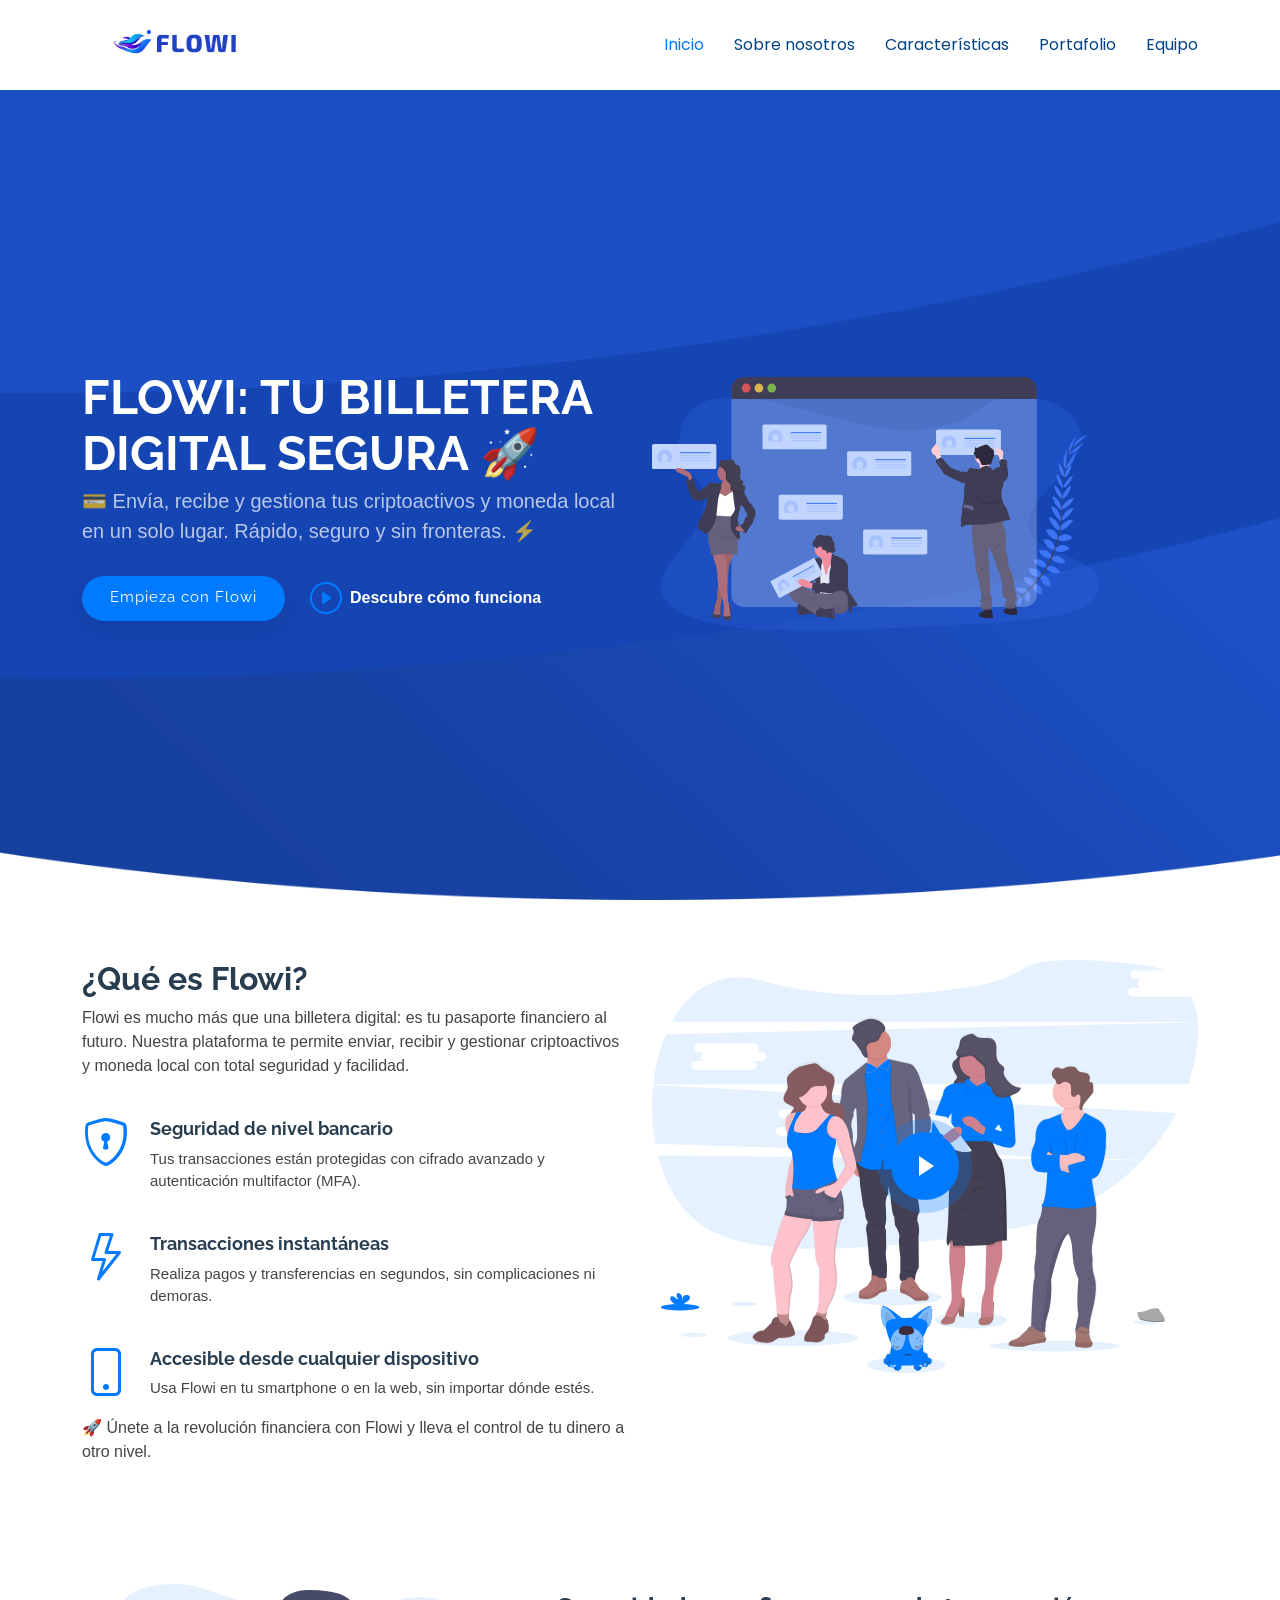
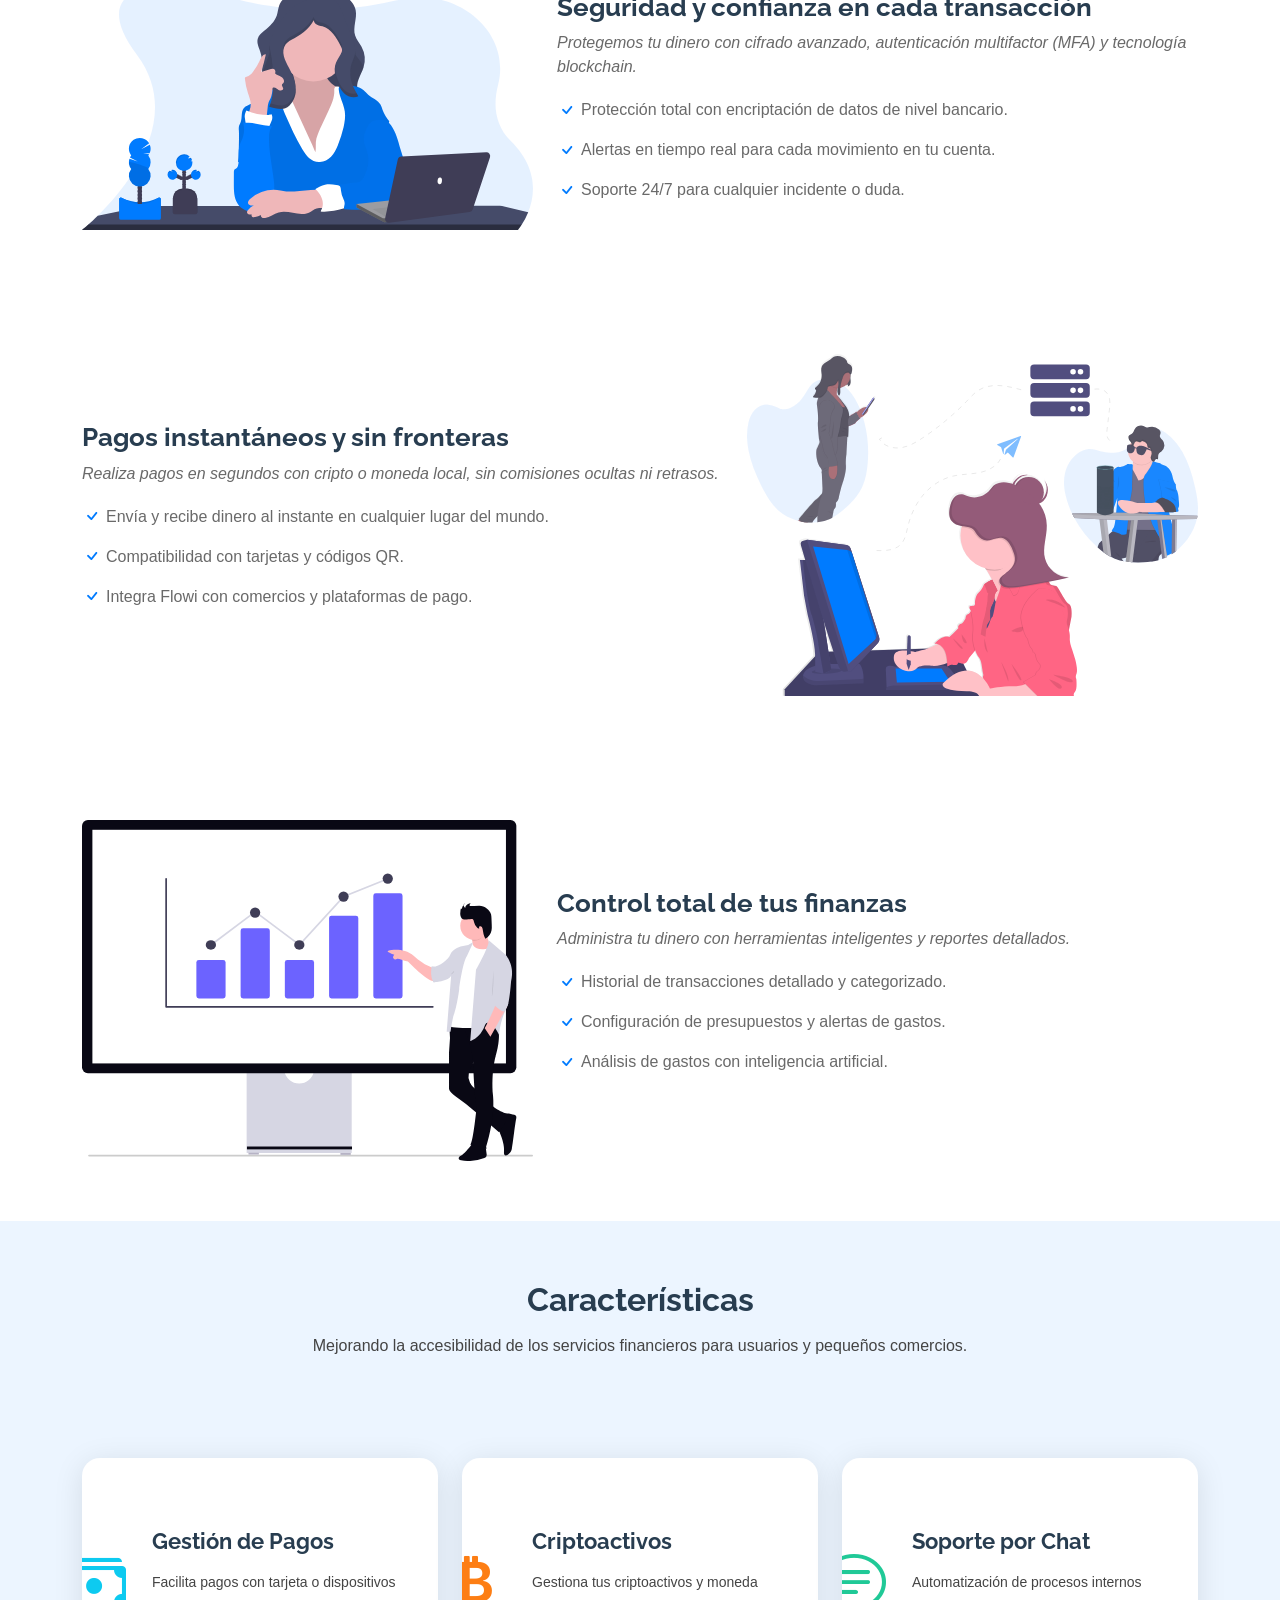
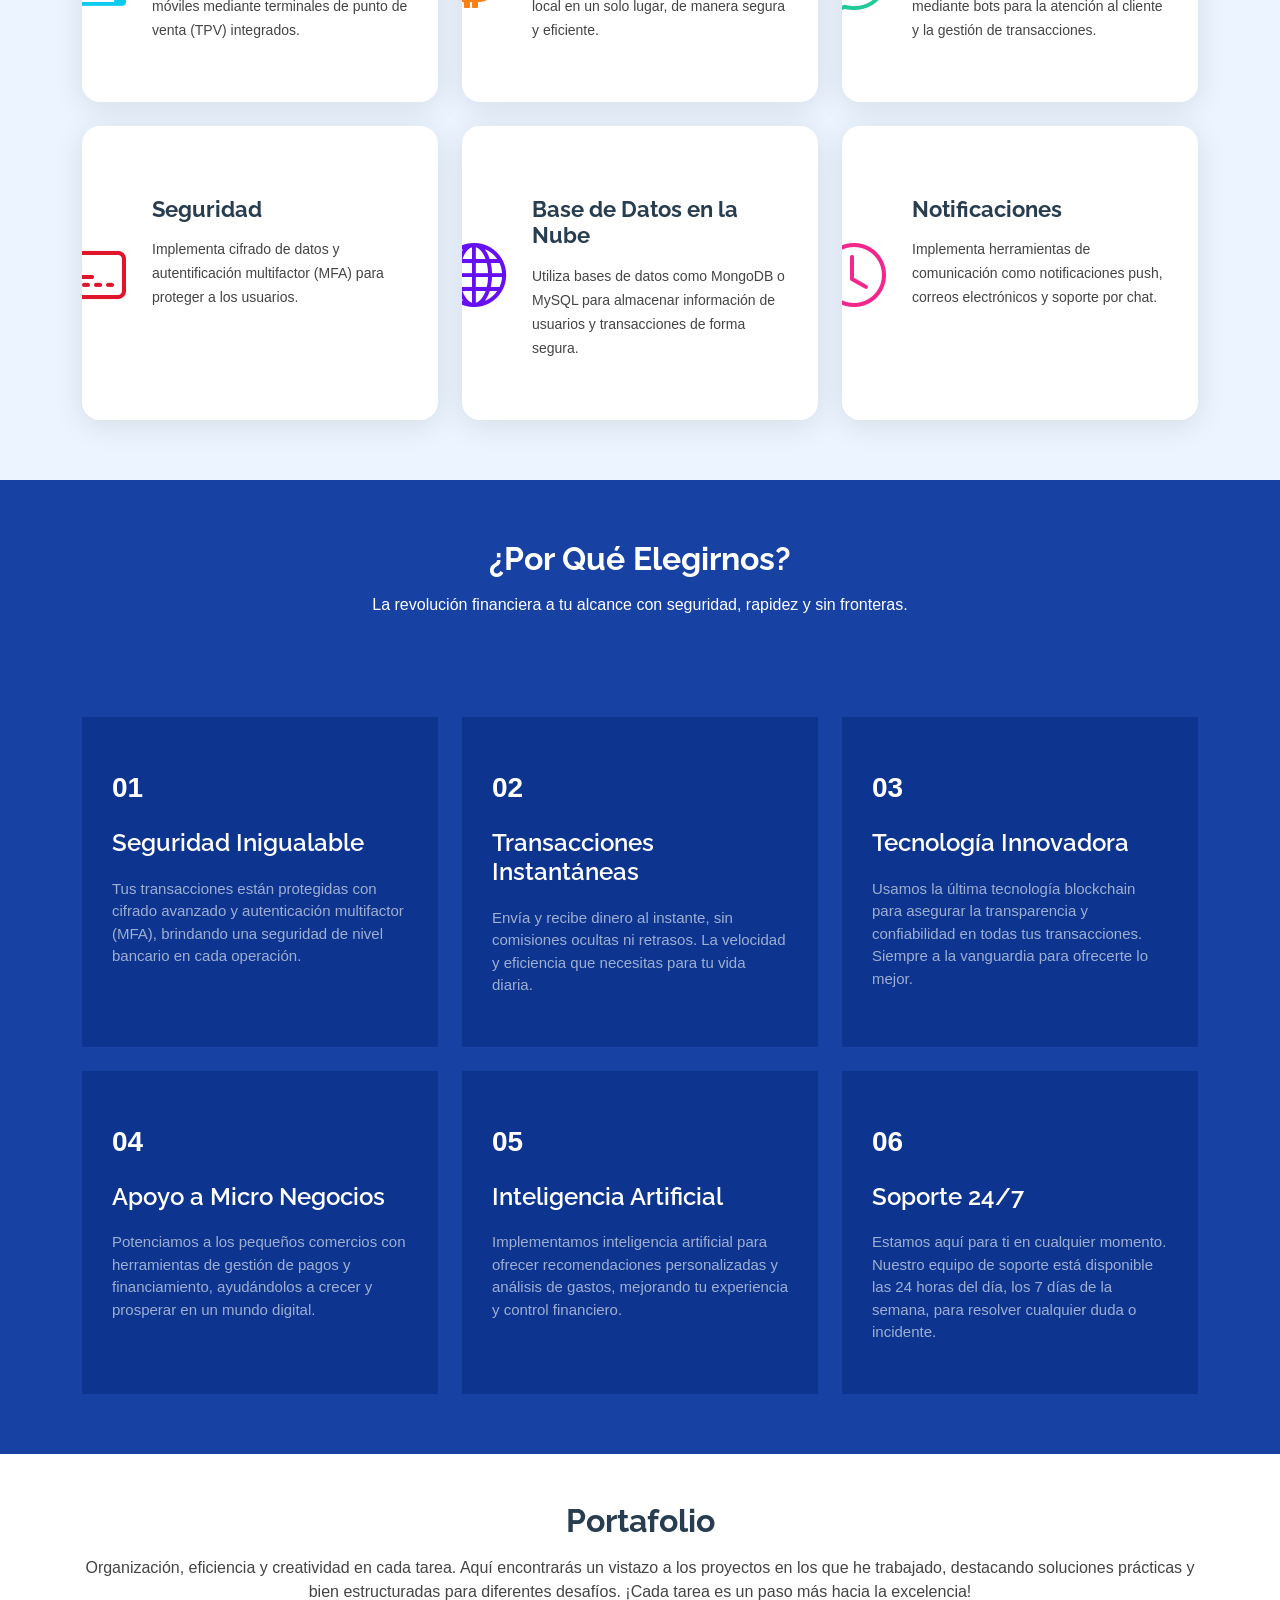
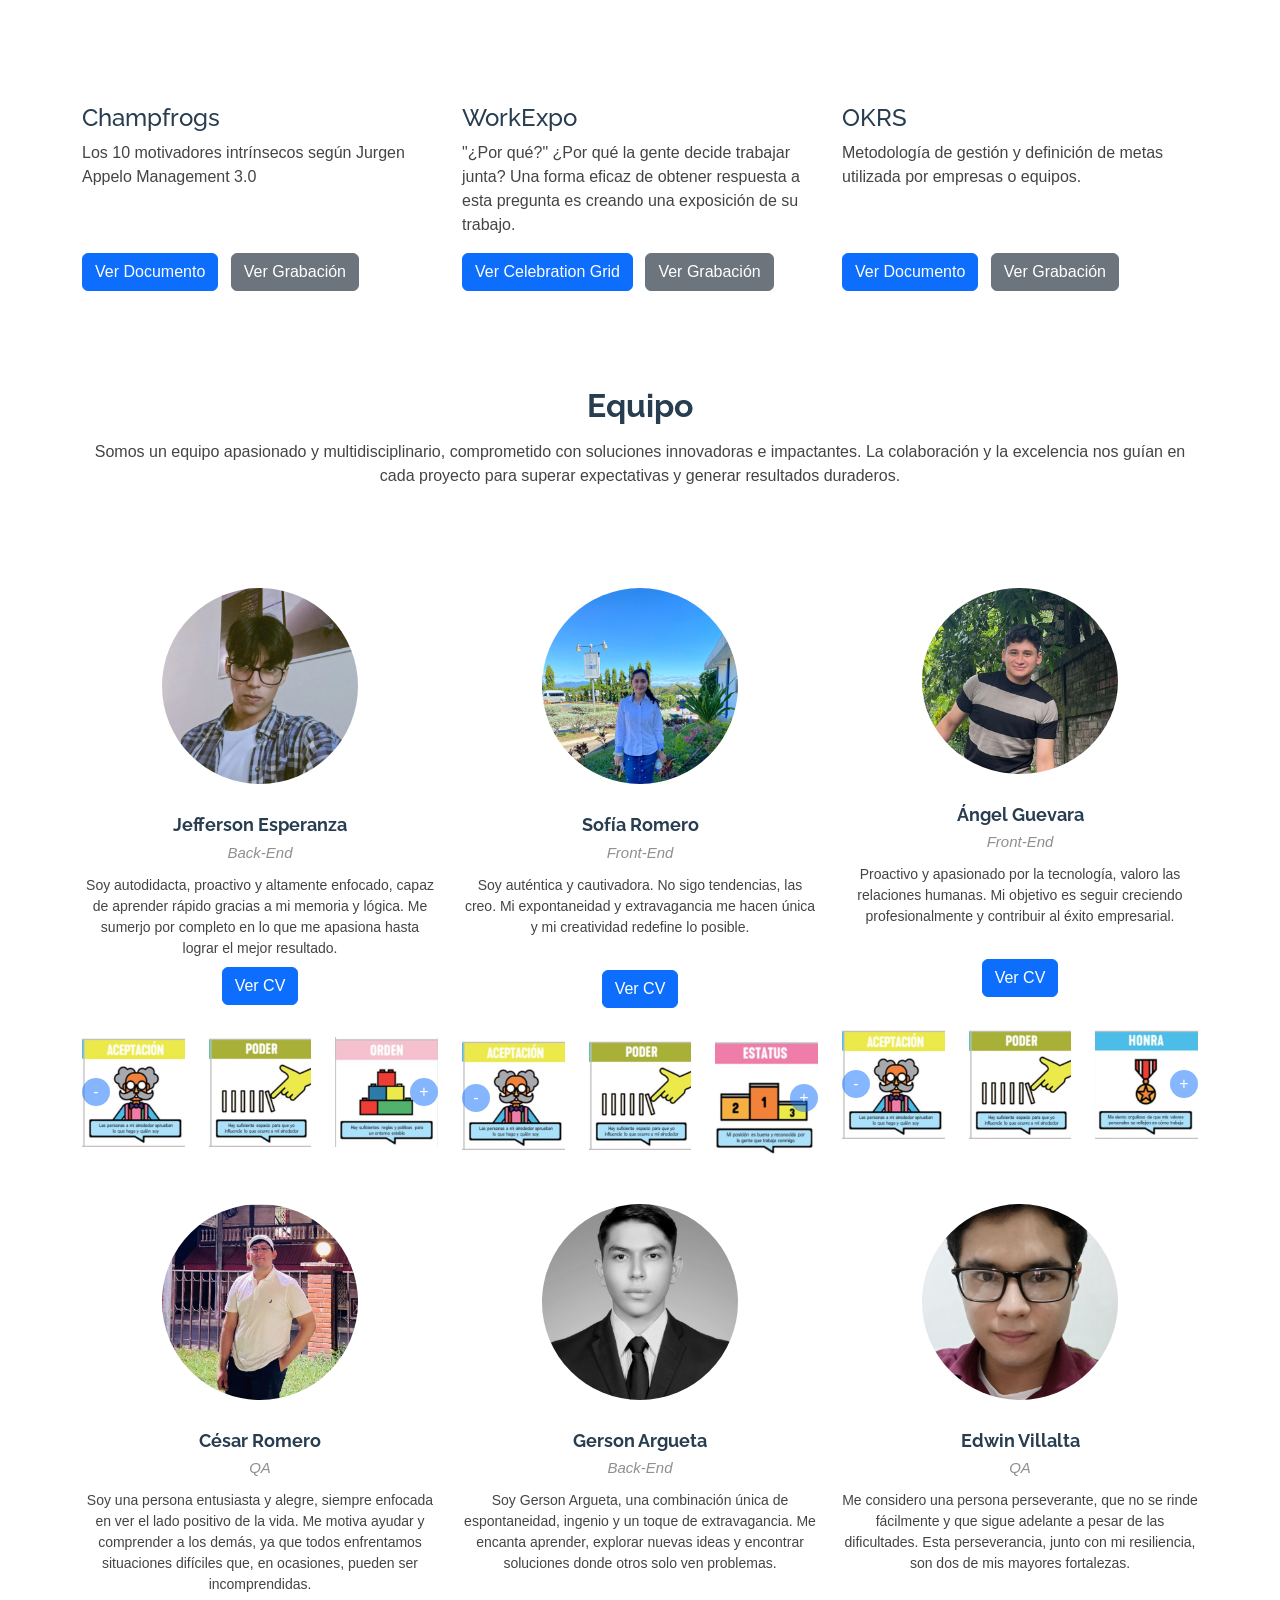
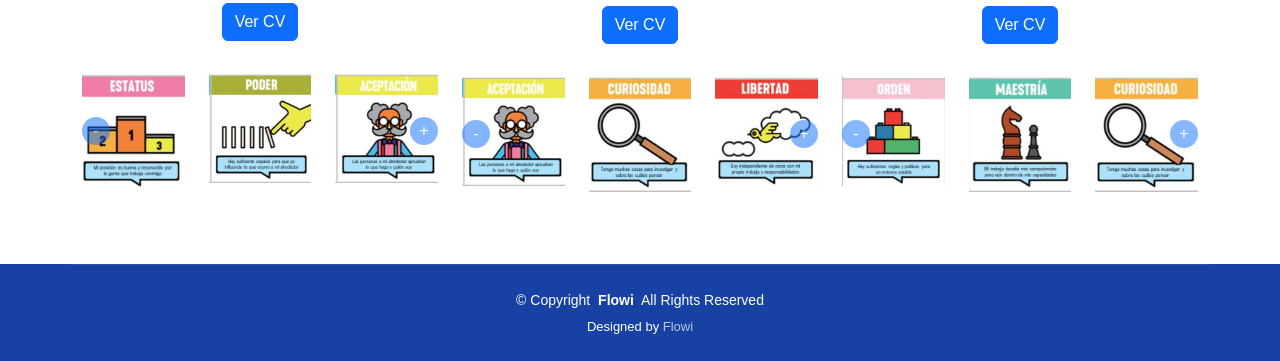
<file: index.html>
<!DOCTYPE html>
<html lang="en">

<head>
  <meta charset="utf-8">
  <meta content="width=device-width, initial-scale=1.0" name="viewport">
  <title>Inicio</title>
  <meta name="description" content="">
  <meta name="keywords" content="">

  <!-- ========== Bootstrap 5 CSS ========== -->
  <link href="https://cdn.jsdelivr.net/npm/bootstrap@5.3.0/dist/css/bootstrap.min.css" rel="stylesheet">
  
  <!-- ========== AOS CSS (Animate On Scroll) ========== -->
  <link href="https://cdn.jsdelivr.net/npm/aos@2.3.4/dist/aos.css" rel="stylesheet">

  <!-- ========== Íconos de Bootstrap ========== -->
  <link rel="stylesheet" href="https://cdn.jsdelivr.net/npm/bootstrap-icons@1.10.5/font/bootstrap-icons.css">

  <!-- Favicons -->
  <link href="./assets/img/logoFav.ico" sizes="48x48" rel="icon">
  <link href="assets/img/apple-touch-icon.png" rel="apple-touch-icon">

  <!-- Fonts -->
  <link href="https://fonts.googleapis.com" rel="preconnect">
  <link href="https://fonts.gstatic.com" rel="preconnect" crossorigin>
  <link
    href="https://fonts.googleapis.com/css2?family=Roboto:ital,wght@0,100;0,300;0,400;0,500;0,700;0,900;1,100;1,300;1,400;1,500;1,700;1,900&family=Poppins:ital,wght@0,100;0,200;0,300;0,400;0,500;0,600;0,700;0,800;0,900;1,100;1,200;1,300;1,400;1,500;1,600;1,700;1,800;1,900&family=Raleway:ital,wght@0,100;0,200;0,300;0,400;0,500;0,600;0,700;0,800;0,900;1,100;1,200;1,300;1,400;1,500;1,600;1,700;1,800;1,900&display=swap"
    rel="stylesheet">

  <!-- Vendor CSS Files -->
  <link href="assets/vendor/bootstrap/css/bootstrap.min.css" rel="stylesheet">
  <link href="assets/vendor/bootstrap-icons/bootstrap-icons.css" rel="stylesheet">
  <link href="assets/vendor/aos/aos.css" rel="stylesheet">
  <link href="assets/vendor/glightbox/css/glightbox.min.css" rel="stylesheet">
  <link href="assets/vendor/swiper/swiper-bundle.min.css" rel="stylesheet">

  <!-- Main CSS File -->
  <link href="assets/css/main.css" rel="stylesheet">



  <style>
    body {
      font-family: Arial, sans-serif;
    }

    /* Sección de Título */
    .section-title {
      text-align: center;
      margin-bottom: 40px;
    }

    /* Imagen de cada integrante */
    .team .member img {
      width: 100%;
      height: auto;
      object-fit: cover;
    }

    /*
      Estilos para las flechas del carrusel:
      - Quitamos el fondo oscuro por defecto
      - Colocamos un círculo azul pequeño con el signo de + y -
    */
    .carousel-control-prev,
    .carousel-control-next {
      width: auto !important;
      background-color: transparent !important;
      border: none !important;
    }
    .carousel-control-prev:hover,
    .carousel-control-next:hover {
      background-color: transparent !important;
    }
    /* El span que contiene el signo */
    .carousel-control-prev span,
    .carousel-control-next span {
      display: inline-block;
      background-color: #0d6efd; /* Azul de Bootstrap */
      color: #fff;
      border-radius: 50%;
      width: 28px;
      height: 28px;
      text-align: center;
      line-height: 28px;
      font-size: 1rem;
    }

    /* Opcional: separaciones */
    .member-info {
      margin-bottom: 2rem; /* separa el texto del carrusel */
    }
    .custom-logo {
            width: 300px; /* Ajusta el ancho */
            height: auto; /* Mantén la proporción */
        }
  </style>
</head>

<body class="index-page">

  <header id="header" class="header d-flex align-items-center sticky-top">
    <div class="container-fluid container-xl position-relative d-flex align-items-center justify-content-between">
<img src="assets/img/Flowi-Logo.png" alt="Flowi Logo" width="180">
      

      <nav id="navmenu" class="navmenu">
        <ul>
          <li><a href="#hero" class="active">Inicio</a></li>
          <li><a href="#about">Sobre nosotros</a></li>
          <li><a href="#services">Características</a></li>
          <li><a href="#portfolio">Portafolio</a></li>
          <li><a href="#team">Equipo</a></li>
          <!-- <li><a href="#contact">Contact</a></li>-->
        </ul>
        <i class="mobile-nav-toggle d-xl-none bi bi-list"></i>
      </nav>

    </div>
  </header>

  <main class="main">

    <!-- Hero Section -->
    <section id="hero" class="hero section dark-background">
      <div class="container">
        <div class="row gy-4">
          <div class="col-lg-5 order-lg-last hero-img" data-aos="zoom-out" data-aos-delay="100">
            <img src="assets/img/hero-img.svg" class="img-fluid animated" alt="Flowi - Billetera Digital">
          </div>
          <div class="col-lg-6 d-flex flex-column justify-content-center" data-aos="fade-in">
            <h1>FLOWI: TU BILLETERA DIGITAL SEGURA 🚀</h1>
            <p>💳 Envía, recibe y gestiona tus criptoactivos y moneda local en un solo lugar. Rápido, seguro y sin
              fronteras. ⚡</p>
            <div class="d-flex">
              <a href="#about" class="btn-get-started">Empieza con Flowi</a>
              <a href="https://www.youtube.com/watch?v=Y7f98aduVJ8"
                class="glightbox btn-watch-video d-flex align-items-center">
                <i class="bi bi-play-circle"></i><span> Descubre cómo funciona</span>
              </a>
            </div>
          </div>
        </div>
      </div>
    </section>
    <!-- /Hero Section -->
    
    <!-- About Section -->
    <section id="about" class="about section">
      <div class="container">
        <div class="row gy-4">

          <div class="col-lg-6 position-relative align-self-start order-lg-last order-first" data-aos="fade-up"
            data-aos-delay="200">
            <img src="assets/img/about.svg" class="img-fluid" alt="Flowi - Billetera Digital">
            <a href="https://www.youtube.com/watch?v=Y7f98aduVJ8" class="glightbox pulsating-play-btn"></a>
          </div>

          <div class="col-lg-6 content order-last order-lg-first" data-aos="fade-up" data-aos-delay="100">
            <h3>¿Qué es Flowi?</h3>
            <p>Flowi es mucho más que una billetera digital: es tu pasaporte financiero al futuro. Nuestra
              plataforma te permite enviar, recibir y gestionar criptoactivos y moneda local con total seguridad y
              facilidad.</p>

            <ul>
              <li>
                <i class="bi bi-shield-lock"></i>
                <div>
                  <h5>Seguridad de nivel bancario</h5>
                  <p>Tus transacciones están protegidas con cifrado avanzado y autenticación multifactor (MFA).</p>
                </div>
              </li>
              <li>
                <i class="bi bi-lightning"></i>
                <div>
                  <h5>Transacciones instantáneas</h5>
                  <p>Realiza pagos y transferencias en segundos, sin complicaciones ni demoras.</p>
                </div>
              </li>
              <li>
                <i class="bi bi-phone"></i>
                <div>
                  <h5>Accesible desde cualquier dispositivo</h5>
                  <p>Usa Flowi en tu smartphone o en la web, sin importar dónde estés.</p>
                </div>
              </li>
            </ul>

            <p> 🚀 Únete a la revolución financiera con Flowi y lleva el control de tu dinero a otro nivel.</p>
          </div>

        </div>
      </div>
    </section>
    <!-- /About Section -->

    <!-- Features Section -->
    <section id="features" class="features section">
      <div class="container">

        <div class="row gy-4 align-items-center features-item">
          <div class="col-md-5 d-flex align-items-center" data-aos="zoom-out" data-aos-delay="100">
            <img src="assets/img/features-1.svg" class="img-fluid" alt="Seguridad Flowi">
          </div>
          <div class="col-md-7" data-aos="fade-up" data-aos-delay="100">
            <h3>Seguridad y confianza en cada transacción</h3>
            <p class="fst-italic">
              Protegemos tu dinero con cifrado avanzado, autenticación multifactor (MFA) y tecnología blockchain.
            </p>
            <ul>
              <li><i class="bi bi-check"></i> <span> Protección total con encriptación de datos de nivel
                  bancario.</span></li>
              <li><i class="bi bi-check"></i> <span> Alertas en tiempo real para cada movimiento en tu cuenta.</span>
              </li>
              <li><i class="bi bi-check"></i> <span> Soporte 24/7 para cualquier incidente o duda.</span></li>
            </ul>
          </div>
        </div><!-- Features Item -->

        <div class="row gy-4 align-items-center features-item">
          <div class="col-md-5 order-lg-last d-flex align-items-center" data-aos="zoom-out" data-aos-delay="200">
            <img src="assets/img/features-2.svg" class="img-fluid" alt="Pagos instantáneos Flowi">
          </div>
          <div class="col-md-7" data-aos="fade-up" data-aos-delay="200">
            <h3>Pagos instantáneos y sin fronteras</h3>
            <p class="fst-italic">
              Realiza pagos en segundos con cripto o moneda local, sin comisiones ocultas ni retrasos.
            </p>
            <ul>
              <li><i class="bi bi-check"></i> <span> Envía y recibe dinero al instante en cualquier lugar del
                  mundo.</span></li>
              <li><i class="bi bi-check"></i> <span> Compatibilidad con tarjetas y códigos QR.</span></li>
              <li><i class="bi bi-check"></i> <span> Integra Flowi con comercios y plataformas de pago.</span></li>
            </ul>
          </div>
        </div><!-- Features Item -->

        <div class="row gy-4 align-items-center features-item">
          <div class="col-md-5 d-flex align-items-center" data-aos="zoom-out" data-aos-delay="300">
            <img src="assets/img/features-3.svg" class="img-fluid" alt="Control total con Flowi">
          </div>
          <div class="col-md-7" data-aos="fade-up" data-aos-delay="300">
            <h3>Control total de tus finanzas</h3>
            <p class="fst-italic">
              Administra tu dinero con herramientas inteligentes y reportes detallados.
            </p>
            <ul>
              <li><i class="bi bi-check"></i> <span> Historial de transacciones detallado y categorizado.</span></li>
              <li><i class="bi bi-check"></i> <span> Configuración de presupuestos y alertas de gastos.</span></li>
              <li><i class="bi bi-check"></i> <span> Análisis de gastos con inteligencia artificial.</span></li>
            </ul>
          </div>
        </div><!-- Features Item -->

      </div>
    </section>
    <!-- /Features Section -->


    <!-- Características Section -->
    <section id="services" class="services section light-background">

      <!-- Section Title -->
      <div class="container section-title" data-aos="fade-up">
        <h2>Características</h2>
        <p>Mejorando la accesibilidad de los servicios financieros para usuarios y pequeños comercios.</p>
      </div><!-- End Section Title -->

      <div class="container">

        <div class="row gy-4">

          <div class="col-lg-4 col-md-6" data-aos="fade-up" data-aos-delay="100">
            <div class="service-item  position-relative">
              <div class="icon">
                <i class="bi bi-cash-stack" style="color: #0dcaf0;"></i>
              </div>
              <a href="" class="stretched-link">
                <h3>Gestión de Pagos</h3>
              </a>
              <p>Facilita pagos con tarjeta o dispositivos móviles mediante terminales de punto de venta (TPV)
                integrados.</p>
            </div>
          </div><!-- End Service Item -->

          <div class="col-lg-4 col-md-6" data-aos="fade-up" data-aos-delay="200">
            <div class="service-item position-relative">
              <div class="icon">
                <i class="bi bi-currency-bitcoin" style="color: #fd7e14;"></i>
              </div>
              <a href="" class="stretched-link">
                <h3>Criptoactivos</h3>
              </a>
              <p>Gestiona tus criptoactivos y moneda local en un solo lugar, de manera segura y eficiente.</p>
            </div>
          </div><!-- End Service Item -->

          <div class="col-lg-4 col-md-6" data-aos="fade-up" data-aos-delay="300">
            <div class="service-item position-relative">
              <div class="icon">
                <i class="bi bi-chat-text" style="color: #20c997;"></i>
              </div>
              <a href="" class="stretched-link">
                <h3>Soporte por Chat</h3>
              </a>
              <p>Automatización de procesos internos mediante bots para la atención al cliente y la gestión de
                transacciones.</p>
            </div>
          </div><!-- End Service Item -->

          <div class="col-lg-4 col-md-6" data-aos="fade-up" data-aos-delay="400">
            <div class="service-item position-relative">
              <div class="icon">
                <i class="bi bi-credit-card-2-front" style="color: #df1529;"></i>
              </div>
              <a href="" class="stretched-link">
                <h3>Seguridad</h3>
              </a>
              <p>Implementa cifrado de datos y autentificación multifactor (MFA) para proteger a los usuarios.</p>
            </div>
          </div><!-- End Service Item -->

          <div class="col-lg-4 col-md-6" data-aos="fade-up" data-aos-delay="500">
            <div class="service-item position-relative">
              <div class="icon">
                <i class="bi bi-globe" style="color: #6610f2;"></i>
              </div>
              <a href="" class="stretched-link">
                <h3>Base de Datos en la Nube</h3>
              </a>
              <p>Utiliza bases de datos como MongoDB o MySQL para almacenar información de usuarios y transacciones de
                forma segura.</p>
            </div>
          </div><!-- End Service Item -->

          <div class="col-lg-4 col-md-6" data-aos="fade-up" data-aos-delay="600">
            <div class="service-item position-relative">
              <div class="icon">
                <i class="bi bi-clock" style="color: #f3268c;"></i>
              </div>
              <a href="" class="stretched-link">
                <h3>Notificaciones</h3>
              </a>
              <p>Implementa herramientas de comunicación como notificaciones push, correos electrónicos y soporte por
                chat.</p>
            </div>
          </div><!-- End Service Item -->

        </div>

      </div>

    </section><!-- /Características Section -->

    <!-- Why Us Section -->
    <section id="why-us" class="why-us section dark-background">

      <!-- Section Title -->
      <div class="container section-title" data-aos="fade-up">
        <h2>¿Por Qué Elegirnos?</h2>
        <p>La revolución financiera a tu alcance con seguridad, rapidez y sin fronteras.</p>
      </div><!-- End Section Title -->

      <div class="container">

        <div class="row gy-4">

          <div class="col-lg-4" data-aos="fade-up" data-aos-delay="100">
            <div class="card-item">
              <span>01</span>
              <h4><a href="" class="stretched-link">Seguridad Inigualable</a></h4>
              <p>Tus transacciones están protegidas con cifrado avanzado y autenticación multifactor (MFA), brindando
                una seguridad de nivel bancario en cada operación.</p>
            </div>
          </div><!-- Card Item -->

          <div class="col-lg-4" data-aos="fade-up" data-aos-delay="200">
            <div class="card-item">
              <span>02</span>
              <h4><a href="" class="stretched-link">Transacciones Instantáneas</a></h4>
              <p>Envía y recibe dinero al instante, sin comisiones ocultas ni retrasos. La velocidad y eficiencia que
                necesitas para tu vida diaria.</p>
            </div>
          </div><!-- Card Item -->

          <div class="col-lg-4" data-aos="fade-up" data-aos-delay="300">
            <div class="card-item">
              <span>03</span>
              <h4><a href="" class="stretched-link">Tecnología Innovadora</a></h4>
              <p>Usamos la última tecnología blockchain para asegurar la transparencia y confiabilidad en todas tus
                transacciones. Siempre a la vanguardia para ofrecerte lo mejor.</p>
            </div>
          </div><!-- Card Item -->

          <div class="col-lg-4" data-aos="fade-up" data-aos-delay="400">
            <div class="card-item">
              <span>04</span>
              <h4><a href="" class="stretched-link">Apoyo a Micro Negocios</a></h4>
              <p>Potenciamos a los pequeños comercios con herramientas de gestión de pagos y financiamiento, ayudándolos
                a crecer y prosperar en un mundo digital.</p>
            </div>
          </div><!-- Card Item -->

          <div class="col-lg-4" data-aos="fade-up" data-aos-delay="500">
            <div class="card-item">
              <span>05</span>
              <h4><a href="" class="stretched-link">Inteligencia Artificial</a></h4>
              <p>Implementamos inteligencia artificial para ofrecer recomendaciones personalizadas y análisis de gastos,
                mejorando tu experiencia y control financiero.</p>
            </div>
          </div><!-- Card Item -->

          <div class="col-lg-4" data-aos="fade-up" data-aos-delay="600">
            <div class="card-item">
              <span>06</span>
              <h4><a href="" class="stretched-link">Soporte 24/7</a></h4>
              <p>Estamos aquí para ti en cualquier momento. Nuestro equipo de soporte está disponible las 24 horas del
                día, los 7 días de la semana, para resolver cualquier duda o incidente.</p>
            </div>
          </div><!-- Card Item -->

        </div>

      </div>

    </section><!-- /Why Us Section -->

    <!-- Sección de Portafolio -->
    <section id="portfolio" class="portfolio section py-5">
      <!-- Título de la sección -->
      <div class="container section-title" data-aos="fade-up">
        <h2 class="mb-3">Portafolio</h2>
        <p>
          Organización, eficiencia y creatividad en cada tarea. Aquí encontrarás un vistazo a los proyectos
          en los que he trabajado, destacando soluciones prácticas y bien estructuradas para diferentes desafíos.
          ¡Cada tarea es un paso más hacia la excelencia!
        </p>
      </div>
      <!-- Fin del Título de la sección -->
      <div class="container">

        <div class="row gy-4 isotope-container" data-aos="fade-up" data-aos-delay="200">

          <!-- ===================== CHAMPFROGS ===================== -->
          <!-- Item 1: Champfrogs -->
          <div class="col-lg-4 col-md-6 portfolio-item isotope-item filter-app">
            <div class="portfolio-info">
              <h4>Champfrogs</h4>
              <p>Los 10 motivadores intrínsecos según Jurgen Appelo Management 3.0</p></br></br>
              <a href="https://ugbedu-my.sharepoint.com/:w:/g/personal/smss015622_ugb_edu_sv/Ec3qMzioPcFKhHUkWg84Id0B7WBWlVO06pEzgEJeiFwKRA?e=NAuauF"
                class="btn btn-primary me-2" target="_blank">Ver Documento</a>
              <a href="https://ugbedu-my.sharepoint.com/:v:/g/personal/smss042622_ugb_edu_sv/EVB0fCLcIjxLv-XUo2CFocABbLSlWggOLYR1mdqZLyVkyA?e=UA6SeP&nav=eyJyZWZlcnJhbEluZm8iOnsicmVmZXJyYWxBcHAiOiJTdHJlYW1XZWJBcHAiLCJyZWZlcnJhbFZpZXciOiJTaGFyZURpYWxvZy1MaW5rIiwicmVmZXJyYWxBcHBQbGF0Zm9ybSI6IldlYiIsInJlZmVycmFsTW9kZSI6InZpZXcifX0%3D"
                class="btn btn-secondary" target="_blank">Ver Grabación</a>
            </div>
          </div>
          <!-- Fin Item 1 -->

          <!-- ===================== WORKEXPO ===================== -->
          <!-- Item 3: WorkExpo -->
          <div class="col-lg-4 col-md-6 portfolio-item isotope-item filter-product">
            <div class="portfolio-info">
              <h4>WorkExpo</h4>
              <p>"¿Por qué?" ¿Por qué la gente decide trabajar junta? Una forma eficaz de obtener
                respuesta a esta pregunta es creando una exposición de su trabajo.</p>
              <a href="https://miro.com/app/board/uXjVLlBNHdg=/" class="btn btn-primary me-2" target="_blank">Ver
                Celebration Grid</a>
              <a href="https://www.youtube.com/watch?v=44D4u_LnYlI" class="btn btn-secondary" target="_blank">Ver
                Grabación</a>
            </div>
          </div>
          <!-- Fin Item 3 -->

          <!-- ===================== OKRS ===================== -->
          <!-- Item 5: OKRS -->
          <div class="col-lg-4 col-md-6 portfolio-item isotope-item filter-branding">
            <div class="portfolio-info">
              <h4>OKRS</h4>
              <p>Metodología de gestión y definición de metas utilizada por empresas o equipos.</p></br></br>
              <a href="https://ugbedu-my.sharepoint.com/:w:/g/personal/smss015622_ugb_edu_sv/ER1hieeTzFlBsaVsQxnJvjYB9P_4V1uggPnqoZPifH6NRQ?e=gDgNla"
                class="btn btn-primary me-2" target="_blank">Ver Documento</a>
              <a href="https://www.youtube.com/watch?v=ArRf6s9qsGw" class="btn btn-secondary" target="_blank">Ver
                Grabación</a>
            </div>
          </div>
          <!-- Fin Item 5 -->

        </div>
        <!-- Fin del contenedor de elementos -->

      </div>
      <!-- Fin container -->
    </section>
    <!-- /Sección de Portafolio -->

    <!-- ========================
       SECCIÓN DE EQUIPO
       ======================== -->
  <section id="team" class="team section py-5">
    <div class="container section-title" data-aos="fade-up">
      <h2>Equipo</h2>
      <p>
        Somos un equipo apasionado y multidisciplinario, comprometido con soluciones
        innovadoras e impactantes. La colaboración y la excelencia nos guían en cada
        proyecto para superar expectativas y generar resultados duraderos.
      </p>
    </div>

    <div class="container">
      <div class="row gy-5">
        <!-- =======================
             1. INTEGRANTE: JEFFERSON
             ======================= -->
        <div class="col-lg-4 col-md-6 member" data-aos="fade-up" data-aos-delay="100">
          <div class="member-img">
            <img src="assets/img/team/team-1.jpg" class="img-fluid" alt="Jefferson">
            <div class="social">
              <a href="https://www.instagram.com/whereis.jefff?igsh=MWtlMHE1dmNpaWQ5eQ=="><i class="bi bi-instagram"></i></a>
              <a href="https://www.linkedin.com/in/jeffersonesperanza"><i class="bi bi-linkedin"></i></a>
            </div>
          </div>
          <div class="member-info text-center">
            <h4>Jefferson Esperanza</h4>
            <span>Back-End</span>
            <p>Soy autodidacta, proactivo y altamente enfocado, capaz de aprender rápido gracias a mi memoria y lógica. Me sumerjo por completo en lo que me apasiona hasta lograr el mejor resultado.</p>
            <!-- Botón CV -->
            <a href="https://drive.google.com/file/d/1E3kemoqoLFRW6aGoDcgZiQrM_7Fv_8hT/view?usp=sharing" class="btn btn-primary mt-2" target="_blank">Ver CV</a>
          </div>
          <!-- Carrusel para JEFFERSON (10 imágenes) -->
          <div id="carouselJefferson" class="carousel slide" data-bs-ride="carousel">
            <div class="carousel-inner">
              <!-- Slide 1 (3 imágenes) -->
              <div class="carousel-item active">
                <div class="row">
                  <div class="col-4">
                    <img src="assets/img/portfolio/aceptacion.png" class="d-block w-100" alt="Jefferson 1">
                  </div>
                  <div class="col-4">
                    <img src="assets/img/portfolio/poder.png" class="d-block w-100" alt="Jefferson 2">
                  </div>
                  <div class="col-4">
                    <img src="assets/img/portfolio/orden.png" class="d-block w-100" alt="Jefferson 3">
                  </div>
                </div>
              </div>
              <!-- Slide 2 (3 imágenes) -->
              <div class="carousel-item">
                <div class="row">
                  <div class="col-4">
                    <img src="assets/img/portfolio/estatus.png" class="d-block w-100" alt="Jefferson 4">
                  </div>
                  <div class="col-4">
                    <img src="assets/img/portfolio/relaciones.png" class="d-block w-100" alt="Jefferson 5">
                  </div>
                  <div class="col-4">
                    <img src="assets/img/portfolio/maestria.png" class="d-block w-100" alt="Jefferson 6">
                  </div>
                </div>
              </div>
              <!-- Slide 3 (3 imágenes) -->
              <div class="carousel-item">
                <div class="row">
                  <div class="col-4">
                    <img src="assets/img/portfolio/honra.png" class="d-block w-100" alt="Jefferson 7">
                  </div>
                  <div class="col-4">
                    <img src="assets/img/portfolio/curiosidad.png" class="d-block w-100" alt="Jefferson 8">
                  </div>
                  <div class="col-4">
                    <img src="assets/img/portfolio/libertad.png" class="d-block w-100" alt="Jefferson 9">
                  </div>
                </div>
              </div>
              <!-- Slide 4 (1 imagen) -->
              <div class="carousel-item">
                <div class="row justify-content-center">
                  <div class="col-4">
                    <img src="assets/img/portfolio/meta.png" class="d-block w-100" alt="Jefferson 10">
                  </div>
                </div>
              </div>
            </div>
            <!-- Controles (flechas) -->
            <button class="carousel-control-prev" type="button" data-bs-target="#carouselJefferson" data-bs-slide="prev">
              <!-- Signo “-” dentro de un círculo azul -->
              <span aria-hidden="true">-</span>
            </button>
            <button class="carousel-control-next" type="button" data-bs-target="#carouselJefferson" data-bs-slide="next">
              <!-- Signo “+” dentro de un círculo azul -->
              <span aria-hidden="true">+</span>
            </button>
          </div>
        </div>
        <!-- FIN Integrante Jefferson -->


        <!-- =======================
             2. INTEGRANTE: SOFÍA
             ======================= -->
        <div class="col-lg-4 col-md-6 member" data-aos="fade-up" data-aos-delay="200">
          <div class="member-img">
            <img src="assets/img/team/team-2.jpg" class="img-fluid" alt="Sofía">
            <div class="social">
              <a href="https://www.facebook.com/share/14sS6n9qU1/?mibextid=wwXIfr"><i class="bi bi-facebook"></i></a>
              <a href="https://www.instagram.com/sofimaaar?igsh=MWw3OWN4bjY3YW9wdw%3D%3D&utm_source=qr"><i class="bi bi-instagram"></i></a>
              <a href="https://www.linkedin.com/in/sof%C3%ADa-margarita-romero-rodr%C3%ADguez-6abb0029b"><i class="bi bi-linkedin"></i></a>
            </div>
          </div>
          <div class="member-info text-center">
            <h4>Sofía Romero</h4>
            <span>Front-End</span>
            <p>Soy auténtica y cautivadora. No sigo tendencias, las creo. Mi expontaneidad y extravagancia me hacen única y mi creatividad redefine lo posible.</p>
            <!-- Botón CV --></br>
            <a href="https://drive.google.com/file/d/189W-hSFuSgsjld23mrSfLb5FHIo6zGYG/view?usp=sharing" class="btn btn-primary mt-2" target="_blank">Ver CV</a>
          </div>
          <!-- Carrusel para SOFÍA -->
          <div id="carouselSofia" class="carousel slide" data-bs-ride="carousel">
            <div class="carousel-inner">
              <!-- Slide 1 -->
              <div class="carousel-item active">
                <div class="row">
                  <div class="col-4">
                    <img src="assets/img/portfolio/aceptacion.png" class="d-block w-100" alt="Sofía 1">
                  </div>
                  <div class="col-4">
                    <img src="assets/img/portfolio/poder.png" class="d-block w-100" alt="Sofía 2">
                  </div>
                  <div class="col-4">
                    <img src="assets/img/portfolio/estatus.png" class="d-block w-100" alt="Sofía 3">
                  </div>
                </div>
              </div>
              <!-- Slide 2 -->
              <div class="carousel-item">
                <div class="row">
                  <div class="col-4">
                    <img src="assets/img/portfolio/maestria.png" class="d-block w-100" alt="Sofía 4">
                  </div>
                  <div class="col-4">
                    <img src="assets/img/portfolio/relaciones.png" class="d-block w-100" alt="Sofía 5">
                  </div>
                  <div class="col-4">
                    <img src="assets/img/portfolio/libertad.png" class="d-block w-100" alt="Sofía 6">
                  </div>
                </div>
              </div>
              <!-- Slide 3 -->
              <div class="carousel-item">
                <div class="row">
                  <div class="col-4">
                    <img src="assets/img/portfolio/curiosidad.png" class="d-block w-100" alt="Sofía 7">
                  </div>
                  <div class="col-4">
                    <img src="assets/img/portfolio/honra.png" class="d-block w-100" alt="Sofía 8">
                  </div>
                  <div class="col-4">
                    <img src="assets/img/portfolio/meta.png" class="d-block w-100" alt="Sofía 9">
                  </div>
                </div>
              </div>
              <!-- Slide 4 -->
              <div class="carousel-item">
                <div class="row justify-content-center">
                  <div class="col-4">
                    <img src="assets/img/portfolio/orden.png" class="d-block w-100" alt="Sofía 10">
                  </div>
                </div>
              </div>
            </div>
            <!-- Flechas -->
            <button class="carousel-control-prev" type="button" data-bs-target="#carouselSofia" data-bs-slide="prev">
              <span aria-hidden="true">-</span>
            </button>
            <button class="carousel-control-next" type="button" data-bs-target="#carouselSofia" data-bs-slide="next">
              <span aria-hidden="true">+</span>
            </button>
          </div>
        </div>
        <!-- FIN Integrante Sofía -->

        <!-- =======================
             3. INTEGRANTE: ÁNGEL
             ======================= -->
        <div class="col-lg-4 col-md-6 member" data-aos="fade-up" data-aos-delay="300">
          <div class="member-img">
            <img src="assets/img/team/Angel.jpg" class="img-fluid" alt="Ángel">
            <div class="social">
              <a href="https://x.com/i/flow/login?redirect_after_login=%2FJosue_Guevara19" target="_blank"><i class="bi bi-twitter-x"></i></a>
              <a href="https://www.facebook.com/josue.portillo.5836711/" target="_blank"><i class="bi bi-facebook"></i></a>
              <a href="https://www.instagram.com/josue_guevara_22/" target="_blank"><i class="bi bi-instagram"></i></a>
              <a href="https://www.linkedin.com/in/josu%C3%A9-guevara-41653327b/" target="_blank"><i class="bi bi-linkedin"></i></a>
            </div>
          </div>
          <div class="member-info text-center">
            <h4>Ángel Guevara</h4>
            <span>Front-End</span>
            <p>Proactivo y apasionado por la tecnología, valoro las relaciones humanas. Mi objetivo es seguir creciendo profesionalmente y contribuir al éxito empresarial.</p>
            <!-- Botón CV --></br>
            <a href="https://drive.google.com/file/d/1Xf3QeBsNeFoVmRC9YEAq9Ed5jYOGAjo8/view?usp=sharing"
               target="_blank" class="btn btn-primary mt-2" download="Angel.pdf">Ver CV</a>
          </div>
          <!-- Carrusel para ÁNGEL -->
          <div id="carouselAngel" class="carousel slide" data-bs-ride="carousel">
            <div class="carousel-inner">
              <!-- Slide 1 -->
              <div class="carousel-item active">
                <div class="row">
                  <div class="col-4">
                    <img src="assets/img/portfolio/aceptacion.png" class="d-block w-100" alt="Ángel 1">
                  </div>
                  <div class="col-4">
                    <img src="assets/img/portfolio/poder.png" class="d-block w-100" alt="Ángel 2">
                  </div>
                  <div class="col-4">
                    <img src="assets/img/portfolio/honra.png" class="d-block w-100" alt="Ángel 3">
                  </div>
                </div>
              </div>
              <!-- Slide 2 -->
              <div class="carousel-item">
                <div class="row">
                  <div class="col-4">
                    <img src="assets/img/portfolio/orden.png" class="d-block w-100" alt="Ángel 4">
                  </div>
                  <div class="col-4">
                    <img src="assets/img/portfolio/estatus.png" class="d-block w-100" alt="Ángel 5">
                  </div>
                  <div class="col-4">
                    <img src="assets/img/portfolio/maestria.png" class="d-block w-100" alt="Ángel 6">
                  </div>
                </div>
              </div>
              <!-- Slide 3 -->
              <div class="carousel-item">
                <div class="row">
                  <div class="col-4">
                    <img src="assets/img/portfolio/relaciones.png" class="d-block w-100" alt="Ángel 7">
                  </div>
                  <div class="col-4">
                    <img src="assets/img/portfolio/libertad.png" class="d-block w-100" alt="Ángel 8">
                  </div>
                  <div class="col-4">
                    <img src="assets/img/portfolio/curiosidad.png" class="d-block w-100" alt="Ángel 9">
                  </div>
                </div>
              </div>
              <!-- Slide 4 -->
              <div class="carousel-item">
                <div class="row justify-content-center">
                  <div class="col-4">
                    <img src="assets/img/portfolio/meta.png" class="d-block w-100" alt="Ángel 10">
                  </div>
                </div>
              </div>
            </div>
            <!-- Flechas -->
            <button class="carousel-control-prev" type="button" data-bs-target="#carouselAngel" data-bs-slide="prev">
              <span aria-hidden="true">-</span>
            </button>
            <button class="carousel-control-next" type="button" data-bs-target="#carouselAngel" data-bs-slide="next">
              <span aria-hidden="true">+</span>
            </button>
          </div>
        </div>
        <!-- FIN Integrante Ángel -->


        <!-- =======================
             4. INTEGRANTE: CÉSAR
             ======================= -->
        <div class="col-lg-4 col-md-6 member" data-aos="fade-up" data-aos-delay="400">
          <div class="member-img">
            <img src="assets/img/team/team-4.jpg" class="img-fluid" alt="César">
            <div class="social">
              
              <a href="https://www.instagram.com/alex.vasquez.03?igsh=bXFjZGFmYmQ5YWEz"><i class="bi bi-instagram"></i></a>
              
            </div>
          </div>
          <div class="member-info text-center">
            <h4>César Romero</h4>
            <span>QA</span>
            <p>Soy una persona entusiasta y alegre, siempre enfocada en ver el lado positivo de la vida. Me motiva ayudar y comprender a los demás, ya que todos enfrentamos situaciones difíciles que, en ocasiones, pueden ser incomprendidas.</p>
            <!-- Botón CV -->
            <a href="https://drive.google.com/file/d/19Bm3j-V2fE-kx9qdSswPw88LPFwY_eNc/view?usp=sharing" class="btn btn-primary mt-2" target="_blank">Ver CV</a>
          </div>
          <!-- Carrusel para CÉSAR -->
          <div id="carouselCesar" class="carousel slide" data-bs-ride="carousel">
            <div class="carousel-inner">
              <!-- Slide 1 -->
              <div class="carousel-item active">
                <div class="row">
                  <div class="col-4">
                    <img src="assets/img/portfolio/estatus.png" class="d-block w-100" alt="César 1">
                  </div>
                  <div class="col-4">
                    <img src="assets/img/portfolio/poder.png" class="d-block w-100" alt="César 2">
                  </div>
                  <div class="col-4">
                    <img src="assets/img/portfolio/aceptacion.png" class="d-block w-100" alt="César 3">
                  </div>
                </div>
              </div>
              <!-- Slide 2 -->
              <div class="carousel-item">
                <div class="row">
                  <div class="col-4">
                    <img src="assets/img/portfolio/libertad.png" class="d-block w-100" alt="César 4">
                  </div>
                  <div class="col-4">
                    <img src="assets/img/portfolio/maestria.png" class="d-block w-100" alt="César 5">
                  </div>
                  <div class="col-4">
                    <img src="assets/img/portfolio/orden.png" class="d-block w-100" alt="César 6">
                  </div>
                </div>
              </div>
              <!-- Slide 3 -->
              <div class="carousel-item">
                <div class="row">
                  <div class="col-4">
                    <img src="assets/img/portfolio/meta.png" class="d-block w-100" alt="César 7">
                  </div>
                  <div class="col-4">
                    <img src="assets/img/portfolio/curiosidad.png" class="d-block w-100" alt="César 8">
                  </div>
                  <div class="col-4">
                    <img src="assets/img/portfolio/relaciones.png" class="d-block w-100" alt="César 9">
                  </div>
                </div>
              </div>
              <!-- Slide 4 -->
              <div class="carousel-item">
                <div class="row justify-content-center">
                  <div class="col-4">
                    <img src="assets/img/portfolio/honra.png" class="d-block w-100" alt="César 10">
                  </div>
                </div>
              </div>
            </div>
            <!-- Flechas -->
            <button class="carousel-control-prev" type="button" data-bs-target="#carouselCesar" data-bs-slide="prev">
              <span aria-hidden="true">-</span>
            </button>
            <button class="carousel-control-next" type="button" data-bs-target="#carouselCesar" data-bs-slide="next">
              <span aria-hidden="true">+</span>
            </button>
          </div>
        </div>
        <!-- FIN Integrante César -->


        <!-- =======================
             5. INTEGRANTE: GERSON
             ======================= -->
        <div class="col-lg-4 col-md-6 member" data-aos="fade-up" data-aos-delay="500">
          <div class="member-img">
            <img src="assets/img/team/team-6.jpg" class="img-fluid" alt="Gerson">
            <div class="social">
           
              <a href="https://www.instagram.com/gerson.argueta.1420?igsh=eGEzN3l0aGhiOWU="><i class="bi bi-instagram"></i></a>
              <a href="https://www.linkedin.com/in/gerson-argueta-a94b95206/"><i class="bi bi-linkedin"></i></a>
            </div>
          </div>
          <div class="member-info text-center">
            <h4>Gerson Argueta</h4>
            <span>Back-End</span>
            <p>Soy Gerson Argueta, una combinación única de espontaneidad, ingenio y un toque de extravagancia. Me encanta aprender, explorar nuevas ideas y encontrar soluciones donde otros solo ven problemas.</p>
            <!-- Botón CV --></br>
            <a href="https://drive.google.com/file/d/1tDtPxGgF4Yi2jrKKg0vARWaAJ4Opwawj/view?usp=sharing" class="btn btn-primary mt-2" target="_blank">Ver CV</a>
          </div>
          <!-- Carrusel para GERSON -->
          <div id="carouselGerson" class="carousel slide" data-bs-ride="carousel">
            <div class="carousel-inner">
              <!-- Slide 1 -->
              <div class="carousel-item active">
                <div class="row">
                  <div class="col-4">
                    <img src="assets/img/portfolio/aceptacion.png" class="d-block w-100" alt="Gerson 1">
                  </div>
                  <div class="col-4">
                    <img src="assets/img/portfolio/curiosidad.png" class="d-block w-100" alt="Gerson 2">
                  </div>
                  <div class="col-4">
                    <img src="assets/img/portfolio/libertad.png" class="d-block w-100" alt="Gerson 3">
                  </div>
                </div>
              </div>
              <!-- Slide 2 -->
              <div class="carousel-item">
                <div class="row">
                  <div class="col-4">
                    <img src="assets/img/portfolio/relaciones.png" class="d-block w-100" alt="Gerson 4">
                  </div>
                  <div class="col-4">
                    <img src="assets/img/portfolio/poder.png" class="d-block w-100" alt="Gerson 5">
                  </div>
                  <div class="col-4">
                    <img src="assets/img/portfolio/meta.png" class="d-block w-100" alt="Gerson 6">
                  </div>
                </div>
              </div>
              <!-- Slide 3 -->
              <div class="carousel-item">
                <div class="row">
                  <div class="col-4">
                    <img src="assets/img/portfolio/estatus.png" class="d-block w-100" alt="Gerson 7">
                  </div>
                  <div class="col-4">
                    <img src="assets/img/portfolio/honra.png" class="d-block w-100" alt="Gerson 8">
                  </div>
                  <div class="col-4">
                    <img src="assets/img/portfolio/maestria.png" class="d-block w-100" alt="Gerson 9">
                  </div>
                </div>
              </div>
              <!-- Slide 4 -->
              <div class="carousel-item">
                <div class="row justify-content-center">
                  <div class="col-4">
                    <img src="assets/img/portfolio/orden.png" class="d-block w-100" alt="Gerson 10">
                  </div>
                </div>
              </div>
            </div>
            <!-- Flechas -->
            <button class="carousel-control-prev" type="button" data-bs-target="#carouselGerson" data-bs-slide="prev">
              <span aria-hidden="true">-</span>
            </button>
            <button class="carousel-control-next" type="button" data-bs-target="#carouselGerson" data-bs-slide="next">
              <span aria-hidden="true">+</span>
            </button>
          </div>
        </div>
        <!-- FIN Integrante Gerson -->


        <!-- =======================
             6. INTEGRANTE: EDWIN
             ======================= -->
        <div class="col-lg-4 col-md-6 member" data-aos="fade-up" data-aos-delay="600">
          <div class="member-img">
            <img src="assets/img/team/team-5.jpg" class="img-fluid" alt="Edwin">
            <div class="social">
              
              <a href="https://www.instagram.com/alexander_villalta._?igsh=MTN2ZG81bGpjdWR1eA=="><i class="bi bi-instagram"></i></a>
              <a href="https://www.linkedin.com/in/edwinalexandervillaltaortiz0108?utm_source=share&utm_campaign=share_via&utm_content=profile&utm_medium=android_app"><i class="bi bi-linkedin"></i></a>
            </div>
          </div>
          <div class="member-info text-center">
            <h4>Edwin Villalta</h4>
            <span>QA</span>
            <p>Me considero una persona perseverante, que no se rinde fácilmente y que sigue adelante a pesar de las dificultades. Esta perseverancia, junto con mi resiliencia, son dos de mis mayores fortalezas.</p>
            <!-- Botón CV --></br>
            <a href="https://www.instagram.com/alex.vasquez.03?igsh=bXFjZGFmYmQ5YWEz" class="btn btn-primary mt-2" target="_blank">Ver CV</a>
          </div>
          <!-- Carrusel para EDWIN -->
          <div id="carouselEdwin" class="carousel slide" data-bs-ride="carousel">
            <div class="carousel-inner">
              <!-- Slide 1 -->
              <div class="carousel-item active">
                <div class="row">
                  <div class="col-4">
                    <img src="assets/img/portfolio/orden.png" class="d-block w-100" alt="Edwin 1">
                  </div>
                  <div class="col-4">
                    <img src="assets/img/portfolio/maestria.png" class="d-block w-100" alt="Edwin 2">
                  </div>
                  <div class="col-4">
                    <img src="assets/img/portfolio/curiosidad.png" class="d-block w-100" alt="Edwin 3">
                  </div>
                </div>
              </div>
              <!-- Slide 2 -->
              <div class="carousel-item">
                <div class="row">
                  <div class="col-4">
                    <img src="assets/img/portfolio/libertad.png" class="d-block w-100" alt="Edwin 4">
                  </div>
                  <div class="col-4">
                    <img src="assets/img/portfolio/relaciones.png" class="d-block w-100" alt="Edwin 5">
                  </div>
                  <div class="col-4">
                    <img src="assets/img/portfolio/aceptacion.png" class="d-block w-100" alt="Edwin 6">
                  </div>
                </div>
              </div>
              <!-- Slide 3 -->
              <div class="carousel-item">
                <div class="row">
                  <div class="col-4">
                    <img src="assets/img/portfolio/poder.png" class="d-block w-100" alt="Edwin 7">
                  </div>
                  <div class="col-4">
                    <img src="assets/img/portfolio/honra.png" class="d-block w-100" alt="Edwin 8">
                  </div>
                  <div class="col-4">
                    <img src="assets/img/portfolio/estatus.png" class="d-block w-100" alt="Edwin 9">
                  </div>
                </div>
              </div>
              <!-- Slide 4 -->
              <div class="carousel-item">
                <div class="row justify-content-center">
                  <div class="col-4">
                    <img src="assets/img/portfolio/meta.png" class="d-block w-100" alt="Edwin 10">
                  </div>
                </div>
              </div>
            </div>
            <!-- Flechas -->
            <button class="carousel-control-prev" type="button" data-bs-target="#carouselEdwin" data-bs-slide="prev">
              <span aria-hidden="true">-</span>
            </button>
            <button class="carousel-control-next" type="button" data-bs-target="#carouselEdwin" data-bs-slide="next">
              <span aria-hidden="true">+</span>
            </button>
          </div>
        </div>
        <!-- FIN Integrante Edwin -->

      </div>
    </div>
  </section>

  </main>

  <footer id="footer" class="footer dark-background">
    <div class="container copyright text-center mt-4">
      <p>© <span>Copyright</span> <strong class="px-1 sitename">Flowi</strong> <span>All Rights Reserved</span></p>
      <div class="credits">
        <!-- All the links in the footer should remain intact. -->
        <!-- You can delete the links only if you've purchased the pro version. -->
        <!-- Licensing information: https://bootstrapmade.com/license/ -->
        <!-- Purchase the pro version with working PHP/AJAX contact form: [buy-url] -->
        Designed by <a href="https://bootstrapmade.com/">Flowi</a>
      </div>
    </div>
  </footer>

  <!-- Scroll Top -->
  <a href="#" id="scroll-top" class="scroll-top d-flex align-items-center justify-content-center"><i
      class="bi bi-arrow-up-short"></i></a>

  <!-- Preloader -->
  <div id="preloader"></div>

  <!-- Vendor JS Files -->
  <script src="assets/vendor/bootstrap/js/bootstrap.bundle.min.js"></script>
  <script src="assets/vendor/php-email-form/validate.js"></script>
  <script src="assets/vendor/aos/aos.js"></script>
  <script src="assets/vendor/glightbox/js/glightbox.min.js"></script>
  <script src="assets/vendor/purecounter/purecounter_vanilla.js"></script>
  <script src="assets/vendor/imagesloaded/imagesloaded.pkgd.min.js"></script>
  <script src="assets/vendor/isotope-layout/isotope.pkgd.min.js"></script>
  <script src="assets/vendor/swiper/swiper-bundle.min.js"></script>

  <!-- Main JS File -->
  <script src="assets/js/main.js"></script>

  <!-- ========== Bootstrap 5 JS ========== -->
  <script src="https://cdn.jsdelivr.net/npm/bootstrap@5.3.0/dist/js/bootstrap.bundle.min.js"></script>

  <!-- ========== AOS JS ========== -->
  <script src="https://cdn.jsdelivr.net/npm/aos@2.3.4/dist/aos.js"></script>
  <script>
    AOS.init();
  </script>

</body>

</html>
</file>
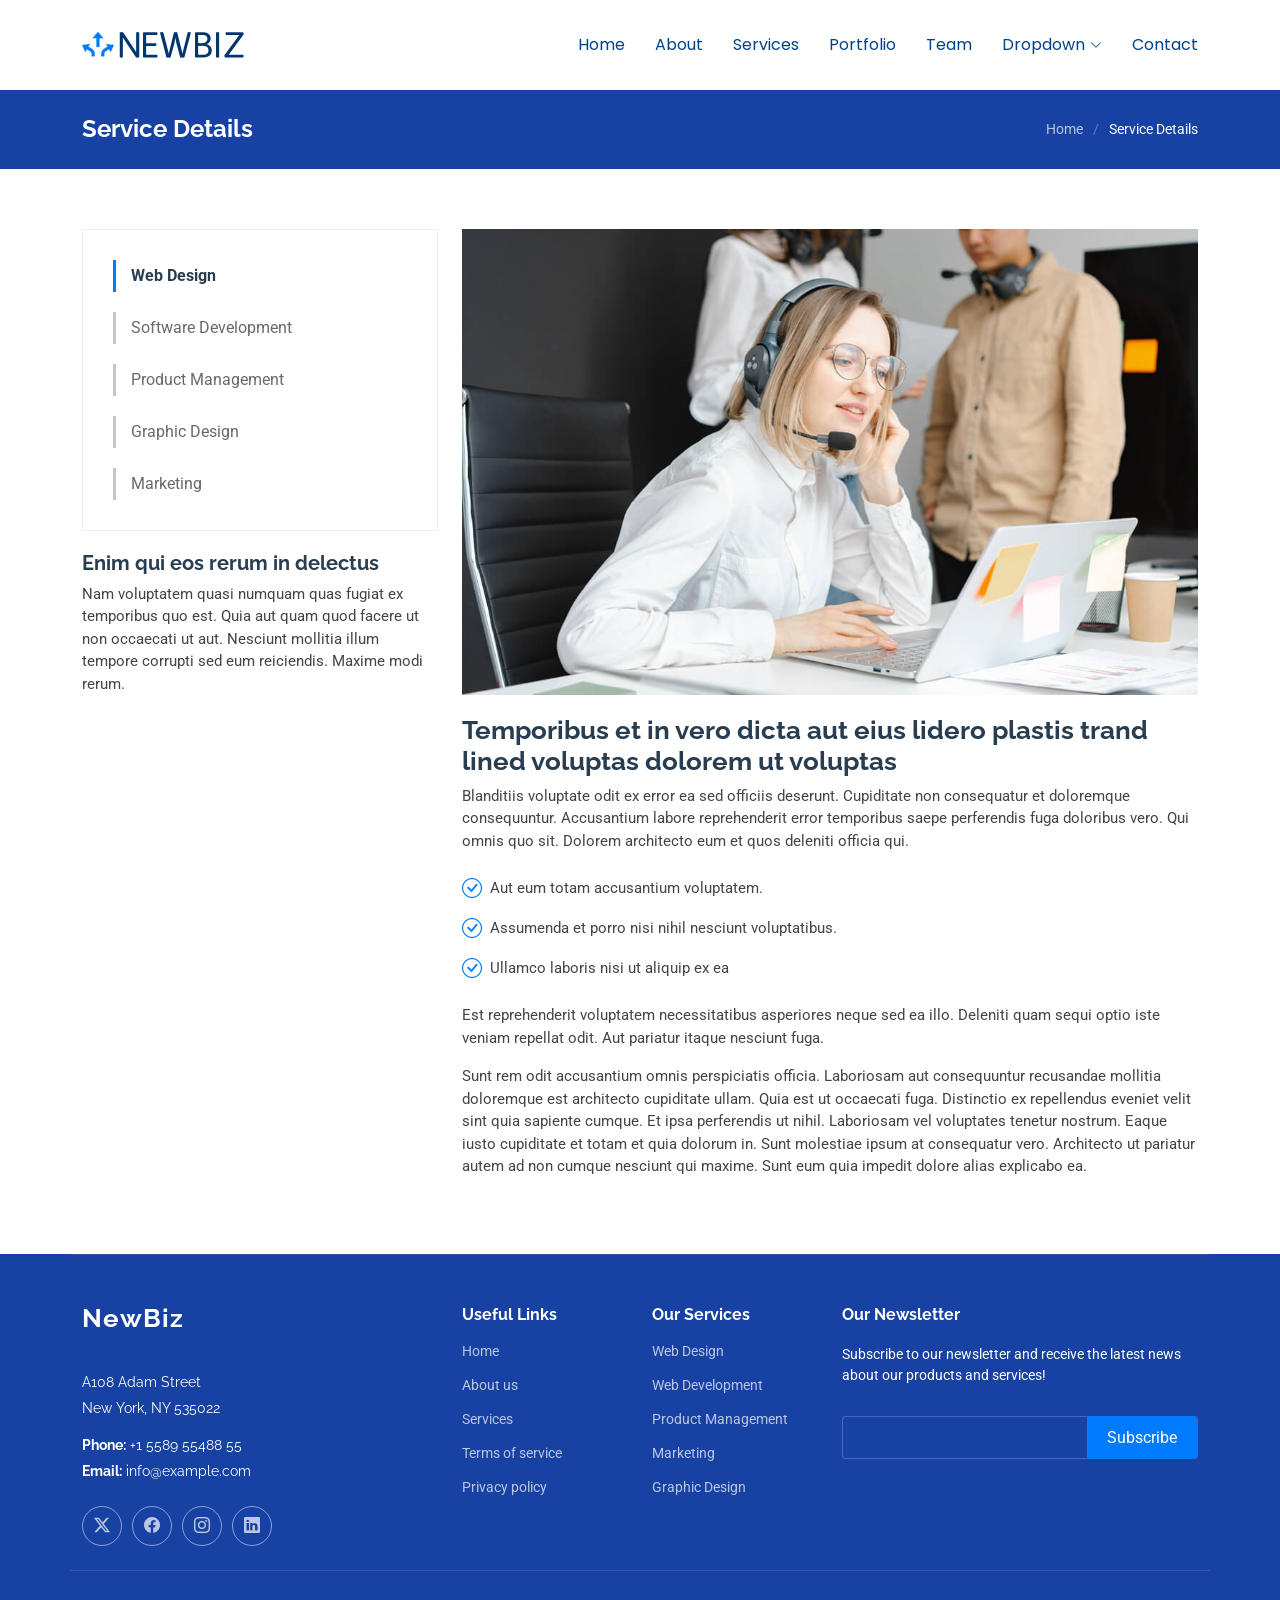
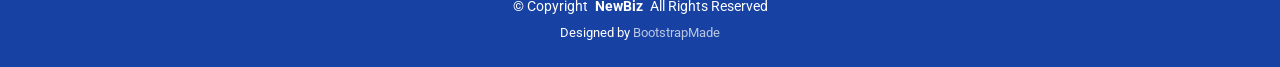
<file: service-details.html>
<!DOCTYPE html>
<html lang="en">

<head>
  <meta charset="utf-8">
  <meta content="width=device-width, initial-scale=1.0" name="viewport">
  <title>Service Details - NewBiz Bootstrap Template</title>
  <meta name="description" content="">
  <meta name="keywords" content="">

  <!-- Favicons -->
  <link href="assets/img/favicon.png" rel="icon">
  <link href="assets/img/apple-touch-icon.png" rel="apple-touch-icon">

  <!-- Fonts -->
  <link href="https://fonts.googleapis.com" rel="preconnect">
  <link href="https://fonts.gstatic.com" rel="preconnect" crossorigin>
  <link href="https://fonts.googleapis.com/css2?family=Roboto:ital,wght@0,100;0,300;0,400;0,500;0,700;0,900;1,100;1,300;1,400;1,500;1,700;1,900&family=Poppins:ital,wght@0,100;0,200;0,300;0,400;0,500;0,600;0,700;0,800;0,900;1,100;1,200;1,300;1,400;1,500;1,600;1,700;1,800;1,900&family=Raleway:ital,wght@0,100;0,200;0,300;0,400;0,500;0,600;0,700;0,800;0,900;1,100;1,200;1,300;1,400;1,500;1,600;1,700;1,800;1,900&display=swap" rel="stylesheet">

  <!-- Vendor CSS Files -->
  <link href="assets/vendor/bootstrap/css/bootstrap.min.css" rel="stylesheet">
  <link href="assets/vendor/bootstrap-icons/bootstrap-icons.css" rel="stylesheet">
  <link href="assets/vendor/aos/aos.css" rel="stylesheet">
  <link href="assets/vendor/glightbox/css/glightbox.min.css" rel="stylesheet">
  <link href="assets/vendor/swiper/swiper-bundle.min.css" rel="stylesheet">

  <!-- Main CSS File -->
  <link href="assets/css/main.css" rel="stylesheet">

  <!-- =======================================================
  * Template Name: NewBiz
  * Template URL: https://bootstrapmade.com/newbiz-bootstrap-business-template/
  * Updated: Aug 07 2024 with Bootstrap v5.3.3
  * Author: BootstrapMade.com
  * License: https://bootstrapmade.com/license/
  ======================================================== -->
</head>

<body class="service-details-page">

  <header id="header" class="header d-flex align-items-center sticky-top">
    <div class="container-fluid container-xl position-relative d-flex align-items-center justify-content-between">

      <a href="index.html" class="logo d-flex align-items-center">
        <img src="assets/img/logo.png" alt="">
        <!-- Uncomment the line below if you also wish to use text logo -->
        <!-- <h1 class="sitename">NewBiz</h1>  -->
      </a>

      <nav id="navmenu" class="navmenu">
        <ul>
          <li><a href="#hero">Home</a></li>
          <li><a href="#about">About</a></li>
          <li><a href="#services">Services</a></li>
          <li><a href="#portfolio">Portfolio</a></li>
          <li><a href="#team">Team</a></li>
          <li class="dropdown"><a href="#"><span>Dropdown</span> <i class="bi bi-chevron-down toggle-dropdown"></i></a>
            <ul>
              <li><a href="#">Dropdown 1</a></li>
              <li class="dropdown"><a href="#"><span>Deep Dropdown</span> <i class="bi bi-chevron-down toggle-dropdown"></i></a>
                <ul>
                  <li><a href="#">Deep Dropdown 1</a></li>
                  <li><a href="#">Deep Dropdown 2</a></li>
                  <li><a href="#">Deep Dropdown 3</a></li>
                  <li><a href="#">Deep Dropdown 4</a></li>
                  <li><a href="#">Deep Dropdown 5</a></li>
                </ul>
              </li>
              <li><a href="#">Dropdown 2</a></li>
              <li><a href="#">Dropdown 3</a></li>
              <li><a href="#">Dropdown 4</a></li>
            </ul>
          </li>
          <li><a href="#contact">Contact</a></li>
        </ul>
        <i class="mobile-nav-toggle d-xl-none bi bi-list"></i>
      </nav>

    </div>
  </header>

  <main class="main">

    <!-- Page Title -->
    <div class="page-title dark-background">
      <div class="container d-lg-flex justify-content-between align-items-center">
        <h1 class="mb-2 mb-lg-0">Service Details</h1>
        <nav class="breadcrumbs">
          <ol>
            <li><a href="index.html">Home</a></li>
            <li class="current">Service Details</li>
          </ol>
        </nav>
      </div>
    </div><!-- End Page Title -->

    <!-- Service Details Section -->
    <section id="service-details" class="service-details section">

      <div class="container">

        <div class="row gy-4">

          <div class="col-lg-4" data-aos="fade-up" data-aos-delay="100">
            <div class="services-list">
              <a href="#" class="active">Web Design</a>
              <a href="#">Software Development</a>
              <a href="#">Product Management</a>
              <a href="#">Graphic Design</a>
              <a href="#">Marketing</a>
            </div>

            <h4>Enim qui eos rerum in delectus</h4>
            <p>Nam voluptatem quasi numquam quas fugiat ex temporibus quo est. Quia aut quam quod facere ut non occaecati ut aut. Nesciunt mollitia illum tempore corrupti sed eum reiciendis. Maxime modi rerum.</p>
          </div>

          <div class="col-lg-8" data-aos="fade-up" data-aos-delay="200">
            <img src="assets/img/services.jpg" alt="" class="img-fluid services-img">
            <h3>Temporibus et in vero dicta aut eius lidero plastis trand lined voluptas dolorem ut voluptas</h3>
            <p>
              Blanditiis voluptate odit ex error ea sed officiis deserunt. Cupiditate non consequatur et doloremque consequuntur. Accusantium labore reprehenderit error temporibus saepe perferendis fuga doloribus vero. Qui omnis quo sit. Dolorem architecto eum et quos deleniti officia qui.
            </p>
            <ul>
              <li><i class="bi bi-check-circle"></i> <span>Aut eum totam accusantium voluptatem.</span></li>
              <li><i class="bi bi-check-circle"></i> <span>Assumenda et porro nisi nihil nesciunt voluptatibus.</span></li>
              <li><i class="bi bi-check-circle"></i> <span>Ullamco laboris nisi ut aliquip ex ea</span></li>
            </ul>
            <p>
              Est reprehenderit voluptatem necessitatibus asperiores neque sed ea illo. Deleniti quam sequi optio iste veniam repellat odit. Aut pariatur itaque nesciunt fuga.
            </p>
            <p>
              Sunt rem odit accusantium omnis perspiciatis officia. Laboriosam aut consequuntur recusandae mollitia doloremque est architecto cupiditate ullam. Quia est ut occaecati fuga. Distinctio ex repellendus eveniet velit sint quia sapiente cumque. Et ipsa perferendis ut nihil. Laboriosam vel voluptates tenetur nostrum. Eaque iusto cupiditate et totam et quia dolorum in. Sunt molestiae ipsum at consequatur vero. Architecto ut pariatur autem ad non cumque nesciunt qui maxime. Sunt eum quia impedit dolore alias explicabo ea.
            </p>
          </div>

        </div>

      </div>

    </section><!-- /Service Details Section -->

  </main>

  <footer id="footer" class="footer dark-background">

    <div class="container footer-top">
      <div class="row gy-4">
        <div class="col-lg-4 col-md-6 footer-about">
          <a href="index.html" class="logo d-flex align-items-center">
            <span class="sitename">NewBiz</span>
          </a>
          <div class="footer-contact pt-3">
            <p>A108 Adam Street</p>
            <p>New York, NY 535022</p>
            <p class="mt-3"><strong>Phone:</strong> <span>+1 5589 55488 55</span></p>
            <p><strong>Email:</strong> <span>info@example.com</span></p>
          </div>
          <div class="social-links d-flex mt-4">
            <a href=""><i class="bi bi-twitter-x"></i></a>
            <a href=""><i class="bi bi-facebook"></i></a>
            <a href=""><i class="bi bi-instagram"></i></a>
            <a href=""><i class="bi bi-linkedin"></i></a>
          </div>
        </div>

        <div class="col-lg-2 col-md-3 footer-links">
          <h4>Useful Links</h4>
          <ul>
            <li><a href="#">Home</a></li>
            <li><a href="#">About us</a></li>
            <li><a href="#">Services</a></li>
            <li><a href="#">Terms of service</a></li>
            <li><a href="#">Privacy policy</a></li>
          </ul>
        </div>

        <div class="col-lg-2 col-md-3 footer-links">
          <h4>Our Services</h4>
          <ul>
            <li><a href="#">Web Design</a></li>
            <li><a href="#">Web Development</a></li>
            <li><a href="#">Product Management</a></li>
            <li><a href="#">Marketing</a></li>
            <li><a href="#">Graphic Design</a></li>
          </ul>
        </div>

        <div class="col-lg-4 col-md-12 footer-newsletter">
          <h4>Our Newsletter</h4>
          <p>Subscribe to our newsletter and receive the latest news about our products and services!</p>
          <form action="forms/newsletter.php" method="post" class="php-email-form">
            <div class="newsletter-form"><input type="email" name="email"><input type="submit" value="Subscribe"></div>
            <div class="loading">Loading</div>
            <div class="error-message"></div>
            <div class="sent-message">Your subscription request has been sent. Thank you!</div>
          </form>
        </div>

      </div>
    </div>

    <div class="container copyright text-center mt-4">
      <p>© <span>Copyright</span> <strong class="px-1 sitename">NewBiz</strong> <span>All Rights Reserved</span></p>
      <div class="credits">
        <!-- All the links in the footer should remain intact. -->
        <!-- You can delete the links only if you've purchased the pro version. -->
        <!-- Licensing information: https://bootstrapmade.com/license/ -->
        <!-- Purchase the pro version with working PHP/AJAX contact form: [buy-url] -->
        Designed by <a href="https://bootstrapmade.com/">BootstrapMade</a>
      </div>
    </div>

  </footer>

  <!-- Scroll Top -->
  <a href="#" id="scroll-top" class="scroll-top d-flex align-items-center justify-content-center"><i class="bi bi-arrow-up-short"></i></a>

  <!-- Preloader -->
  <div id="preloader"></div>

  <!-- Vendor JS Files -->
  <script src="assets/vendor/bootstrap/js/bootstrap.bundle.min.js"></script>
  <script src="assets/vendor/php-email-form/validate.js"></script>
  <script src="assets/vendor/aos/aos.js"></script>
  <script src="assets/vendor/glightbox/js/glightbox.min.js"></script>
  <script src="assets/vendor/purecounter/purecounter_vanilla.js"></script>
  <script src="assets/vendor/imagesloaded/imagesloaded.pkgd.min.js"></script>
  <script src="assets/vendor/isotope-layout/isotope.pkgd.min.js"></script>
  <script src="assets/vendor/swiper/swiper-bundle.min.js"></script>

  <!-- Main JS File -->
  <script src="assets/js/main.js"></script>

</body>

</html>
</file>
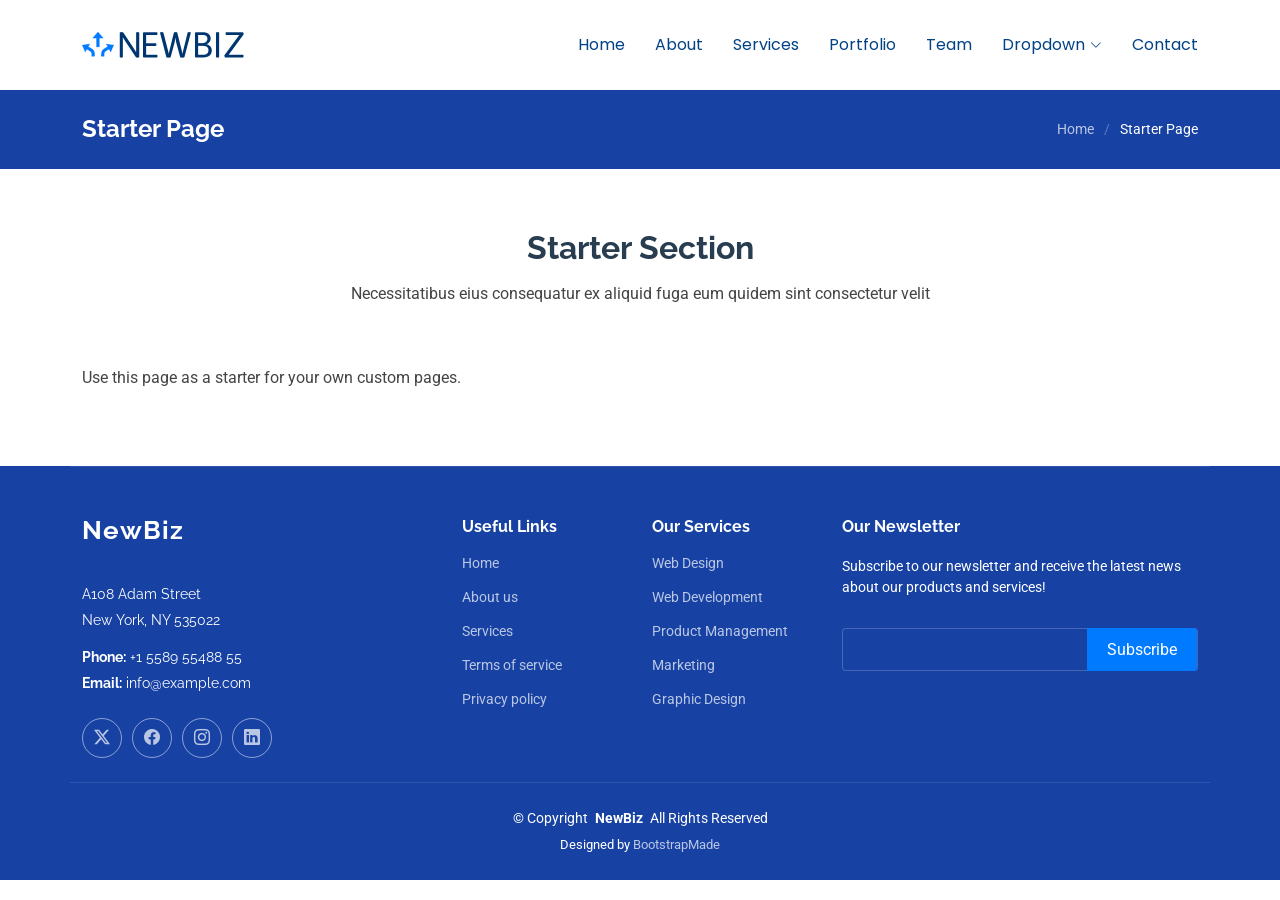
<file: starter-page.html>
<!DOCTYPE html>
<html lang="en">

<head>
  <meta charset="utf-8">
  <meta content="width=device-width, initial-scale=1.0" name="viewport">
  <title>Starter Page - NewBiz Bootstrap Template</title>
  <meta name="description" content="">
  <meta name="keywords" content="">

  <!-- Favicons -->
  <link href="assets/img/favicon.png" rel="icon">
  <link href="assets/img/apple-touch-icon.png" rel="apple-touch-icon">

  <!-- Fonts -->
  <link href="https://fonts.googleapis.com" rel="preconnect">
  <link href="https://fonts.gstatic.com" rel="preconnect" crossorigin>
  <link href="https://fonts.googleapis.com/css2?family=Roboto:ital,wght@0,100;0,300;0,400;0,500;0,700;0,900;1,100;1,300;1,400;1,500;1,700;1,900&family=Poppins:ital,wght@0,100;0,200;0,300;0,400;0,500;0,600;0,700;0,800;0,900;1,100;1,200;1,300;1,400;1,500;1,600;1,700;1,800;1,900&family=Raleway:ital,wght@0,100;0,200;0,300;0,400;0,500;0,600;0,700;0,800;0,900;1,100;1,200;1,300;1,400;1,500;1,600;1,700;1,800;1,900&display=swap" rel="stylesheet">

  <!-- Vendor CSS Files -->
  <link href="assets/vendor/bootstrap/css/bootstrap.min.css" rel="stylesheet">
  <link href="assets/vendor/bootstrap-icons/bootstrap-icons.css" rel="stylesheet">
  <link href="assets/vendor/aos/aos.css" rel="stylesheet">
  <link href="assets/vendor/glightbox/css/glightbox.min.css" rel="stylesheet">
  <link href="assets/vendor/swiper/swiper-bundle.min.css" rel="stylesheet">

  <!-- Main CSS File -->
  <link href="assets/css/main.css" rel="stylesheet">

  <!-- =======================================================
  * Template Name: NewBiz
  * Template URL: https://bootstrapmade.com/newbiz-bootstrap-business-template/
  * Updated: Aug 07 2024 with Bootstrap v5.3.3
  * Author: BootstrapMade.com
  * License: https://bootstrapmade.com/license/
  ======================================================== -->
</head>

<body class="starter-page-page">

  <header id="header" class="header d-flex align-items-center sticky-top">
    <div class="container-fluid container-xl position-relative d-flex align-items-center justify-content-between">

      <a href="index.html" class="logo d-flex align-items-center">
        <img src="assets/img/logo.png" alt="">
        <!-- Uncomment the line below if you also wish to use text logo -->
        <!-- <h1 class="sitename">NewBiz</h1>  -->
      </a>

      <nav id="navmenu" class="navmenu">
        <ul>
          <li><a href="#hero">Home</a></li>
          <li><a href="#about">About</a></li>
          <li><a href="#services">Services</a></li>
          <li><a href="#portfolio">Portfolio</a></li>
          <li><a href="#team">Team</a></li>
          <li class="dropdown"><a href="#"><span>Dropdown</span> <i class="bi bi-chevron-down toggle-dropdown"></i></a>
            <ul>
              <li><a href="#">Dropdown 1</a></li>
              <li class="dropdown"><a href="#"><span>Deep Dropdown</span> <i class="bi bi-chevron-down toggle-dropdown"></i></a>
                <ul>
                  <li><a href="#">Deep Dropdown 1</a></li>
                  <li><a href="#">Deep Dropdown 2</a></li>
                  <li><a href="#">Deep Dropdown 3</a></li>
                  <li><a href="#">Deep Dropdown 4</a></li>
                  <li><a href="#">Deep Dropdown 5</a></li>
                </ul>
              </li>
              <li><a href="#">Dropdown 2</a></li>
              <li><a href="#">Dropdown 3</a></li>
              <li><a href="#">Dropdown 4</a></li>
            </ul>
          </li>
          <li><a href="#contact">Contact</a></li>
        </ul>
        <i class="mobile-nav-toggle d-xl-none bi bi-list"></i>
      </nav>

    </div>
  </header>

  <main class="main">

    <!-- Page Title -->
    <div class="page-title dark-background">
      <div class="container d-lg-flex justify-content-between align-items-center">
        <h1 class="mb-2 mb-lg-0">Starter Page</h1>
        <nav class="breadcrumbs">
          <ol>
            <li><a href="index.html">Home</a></li>
            <li class="current">Starter Page</li>
          </ol>
        </nav>
      </div>
    </div><!-- End Page Title -->

    <!-- Starter Section Section -->
    <section id="starter-section" class="starter-section section">

      <!-- Section Title -->
      <div class="container section-title" data-aos="fade-up">
        <h2>Starter Section</h2>
        <p>Necessitatibus eius consequatur ex aliquid fuga eum quidem sint consectetur velit</p>
      </div><!-- End Section Title -->

      <div class="container" data-aos="fade-up">
        <p>Use this page as a starter for your own custom pages.</p>
      </div>

    </section><!-- /Starter Section Section -->

  </main>

  <footer id="footer" class="footer dark-background">

    <div class="container footer-top">
      <div class="row gy-4">
        <div class="col-lg-4 col-md-6 footer-about">
          <a href="index.html" class="logo d-flex align-items-center">
            <span class="sitename">NewBiz</span>
          </a>
          <div class="footer-contact pt-3">
            <p>A108 Adam Street</p>
            <p>New York, NY 535022</p>
            <p class="mt-3"><strong>Phone:</strong> <span>+1 5589 55488 55</span></p>
            <p><strong>Email:</strong> <span>info@example.com</span></p>
          </div>
          <div class="social-links d-flex mt-4">
            <a href=""><i class="bi bi-twitter-x"></i></a>
            <a href=""><i class="bi bi-facebook"></i></a>
            <a href=""><i class="bi bi-instagram"></i></a>
            <a href=""><i class="bi bi-linkedin"></i></a>
          </div>
        </div>

        <div class="col-lg-2 col-md-3 footer-links">
          <h4>Useful Links</h4>
          <ul>
            <li><a href="#">Home</a></li>
            <li><a href="#">About us</a></li>
            <li><a href="#">Services</a></li>
            <li><a href="#">Terms of service</a></li>
            <li><a href="#">Privacy policy</a></li>
          </ul>
        </div>

        <div class="col-lg-2 col-md-3 footer-links">
          <h4>Our Services</h4>
          <ul>
            <li><a href="#">Web Design</a></li>
            <li><a href="#">Web Development</a></li>
            <li><a href="#">Product Management</a></li>
            <li><a href="#">Marketing</a></li>
            <li><a href="#">Graphic Design</a></li>
          </ul>
        </div>

        <div class="col-lg-4 col-md-12 footer-newsletter">
          <h4>Our Newsletter</h4>
          <p>Subscribe to our newsletter and receive the latest news about our products and services!</p>
          <form action="forms/newsletter.php" method="post" class="php-email-form">
            <div class="newsletter-form"><input type="email" name="email"><input type="submit" value="Subscribe"></div>
            <div class="loading">Loading</div>
            <div class="error-message"></div>
            <div class="sent-message">Your subscription request has been sent. Thank you!</div>
          </form>
        </div>

      </div>
    </div>

    <div class="container copyright text-center mt-4">
      <p>© <span>Copyright</span> <strong class="px-1 sitename">NewBiz</strong> <span>All Rights Reserved</span></p>
      <div class="credits">
        <!-- All the links in the footer should remain intact. -->
        <!-- You can delete the links only if you've purchased the pro version. -->
        <!-- Licensing information: https://bootstrapmade.com/license/ -->
        <!-- Purchase the pro version with working PHP/AJAX contact form: [buy-url] -->
        Designed by <a href="https://bootstrapmade.com/">BootstrapMade</a>
      </div>
    </div>

  </footer>

  <!-- Scroll Top -->
  <a href="#" id="scroll-top" class="scroll-top d-flex align-items-center justify-content-center"><i class="bi bi-arrow-up-short"></i></a>

  <!-- Preloader -->
  <div id="preloader"></div>

  <!-- Vendor JS Files -->
  <script src="assets/vendor/bootstrap/js/bootstrap.bundle.min.js"></script>
  <script src="assets/vendor/php-email-form/validate.js"></script>
  <script src="assets/vendor/aos/aos.js"></script>
  <script src="assets/vendor/glightbox/js/glightbox.min.js"></script>
  <script src="assets/vendor/purecounter/purecounter_vanilla.js"></script>
  <script src="assets/vendor/imagesloaded/imagesloaded.pkgd.min.js"></script>
  <script src="assets/vendor/isotope-layout/isotope.pkgd.min.js"></script>
  <script src="assets/vendor/swiper/swiper-bundle.min.js"></script>

  <!-- Main JS File -->
  <script src="assets/js/main.js"></script>

</body>

</html>
</file>
<file: assets/css/main.css>
/**
* Template Name: NewBiz
* Template URL: https://bootstrapmade.com/newbiz-bootstrap-business-template/
* Updated: Aug 07 2024 with Bootstrap v5.3.3
* Author: BootstrapMade.com
* License: https://bootstrapmade.com/license/
*/

/*--------------------------------------------------------------
# Font & Color Variables
# Help: https://bootstrapmade.com/color-system/
--------------------------------------------------------------*/
/* Fonts */
:root {
  --default-font: "Roboto",  system-ui, -apple-system, "Segoe UI", Roboto, "Helvetica Neue", Arial, "Noto Sans", "Liberation Sans", sans-serif, "Apple Color Emoji", "Segoe UI Emoji", "Segoe UI Symbol", "Noto Color Emoji";
  --heading-font: "Raleway",  sans-serif;
  --nav-font: "Poppins",  sans-serif;
}

/* Global Colors - The following color variables are used throughout the website. Updating them here will change the color scheme of the entire website */
:root { 
  --background-color: #ffffff; /* Background color for the entire website, including individual sections */
  --default-color: #444444; /* Default color used for the majority of the text content across the entire website */
  --heading-color: #283d50; /* Color for headings, subheadings and title throughout the website */
  --accent-color: #007bff; /* Accent color that represents your brand on the website. It's used for buttons, links, and other elements that need to stand out */
  --surface-color: #ffffff; /* The surface color is used as a background of boxed elements within sections, such as cards, icon boxes, or other elements that require a visual separation from the global background. */
  --contrast-color: #ffffff; /* Contrast color for text, ensuring readability against backgrounds of accent, heading, or default colors. */
}

/* Nav Menu Colors - The following color variables are used specifically for the navigation menu. They are separate from the global colors to allow for more customization options */
:root {
  --nav-color: #024286;  /* The default color of the main navmenu links */
  --nav-hover-color: #007bff; /* Applied to main navmenu links when they are hovered over or active */
  --nav-mobile-background-color: #ffffff; /* Used as the background color for mobile navigation menu */
  --nav-dropdown-background-color: #ffffff; /* Used as the background color for dropdown items that appear when hovering over primary navigation items */
  --nav-dropdown-color: #444444; /* Used for navigation links of the dropdown items in the navigation menu. */
  --nav-dropdown-hover-color: #007bff; /* Similar to --nav-hover-color, this color is applied to dropdown navigation links when they are hovered over. */
}

/* Color Presets - These classes override global colors when applied to any section or element, providing reuse of the sam color scheme. */

.light-background {
  --background-color: #ecf5ff;
  --surface-color: #ffffff;
}

.dark-background {
  --background-color: #1742a4;
  --default-color: #ffffff;
  --heading-color: #ffffff;
  --surface-color: #0d358f;
  --contrast-color: #ffffff;
}

/* Smooth scroll */
:root {
  scroll-behavior: smooth;
}

/*--------------------------------------------------------------
# General Styling & Shared Classes
--------------------------------------------------------------*/
body {
  color: var(--default-color);
  background-color: var(--background-color);
  font-family: var(--default-font);
}

a {
  color: var(--accent-color);
  text-decoration: none;
  transition: 0.3s;
}

a:hover {
  color: color-mix(in srgb, var(--accent-color), transparent 25%);
  text-decoration: none;
}

h1,
h2,
h3,
h4,
h5,
h6 {
  color: var(--heading-color);
  font-family: var(--heading-font);
}

/* PHP Email Form Messages
------------------------------*/
.php-email-form .error-message {
  display: none;
  background: #df1529;
  color: #ffffff;
  text-align: left;
  padding: 15px;
  margin-bottom: 24px;
  font-weight: 600;
}

.php-email-form .sent-message {
  display: none;
  color: #ffffff;
  background: #059652;
  text-align: center;
  padding: 15px;
  margin-bottom: 24px;
  font-weight: 600;
}

.php-email-form .loading {
  display: none;
  background: var(--surface-color);
  text-align: center;
  padding: 15px;
  margin-bottom: 24px;
}

.php-email-form .loading:before {
  content: "";
  display: inline-block;
  border-radius: 50%;
  width: 24px;
  height: 24px;
  margin: 0 10px -6px 0;
  border: 3px solid var(--accent-color);
  border-top-color: var(--surface-color);
  animation: php-email-form-loading 1s linear infinite;
}

@keyframes php-email-form-loading {
  0% {
    transform: rotate(0deg);
  }

  100% {
    transform: rotate(360deg);
  }
}

/* Pulsating Play Button
------------------------------*/
.pulsating-play-btn {
  width: 94px;
  height: 94px;
  background: radial-gradient(var(--accent-color) 50%, color-mix(in srgb, var(--accent-color), transparent 75%) 52%);
  border-radius: 50%;
  display: block;
  position: relative;
  overflow: hidden;
}

.pulsating-play-btn:before {
  content: "";
  position: absolute;
  width: 120px;
  height: 120px;
  animation-delay: 0s;
  animation: pulsate-play-btn 2s;
  animation-direction: forwards;
  animation-iteration-count: infinite;
  animation-timing-function: steps;
  opacity: 1;
  border-radius: 50%;
  border: 5px solid color-mix(in srgb, var(--accent-color), transparent 30%);
  top: -15%;
  left: -15%;
  background: rgba(198, 16, 0, 0);
}

.pulsating-play-btn:after {
  content: "";
  position: absolute;
  left: 50%;
  top: 50%;
  transform: translateX(-40%) translateY(-50%);
  width: 0;
  height: 0;
  border-top: 10px solid transparent;
  border-bottom: 10px solid transparent;
  border-left: 15px solid #fff;
  z-index: 100;
  transition: all 400ms cubic-bezier(0.55, 0.055, 0.675, 0.19);
}

.pulsating-play-btn:hover:before {
  content: "";
  position: absolute;
  left: 50%;
  top: 50%;
  transform: translateX(-40%) translateY(-50%);
  width: 0;
  height: 0;
  border: none;
  border-top: 10px solid transparent;
  border-bottom: 10px solid transparent;
  border-left: 15px solid #fff;
  z-index: 200;
  animation: none;
  border-radius: 0;
}

.pulsating-play-btn:hover:after {
  border-left: 15px solid var(--accent-color);
  transform: scale(20);
}

@keyframes pulsate-play-btn {
  0% {
    transform: scale(0.6, 0.6);
    opacity: 1;
  }

  100% {
    transform: scale(1, 1);
    opacity: 0;
  }
}

/*--------------------------------------------------------------
# Global Header
--------------------------------------------------------------*/
.header {
  color: var(--default-color);
  background-color: var(--background-color);
  padding: 15px 0;
  transition: all 0.5s;
  z-index: 997;
}

.header .logo {
  line-height: 1;
}

.header .logo img {
  max-height: 26px;
  margin-right: 8px;
}

.header .logo h1 {
  font-size: 30px;
  margin: 0;
  font-weight: 700;
  color: var(--heading-color);
}

.scrolled .header {
  box-shadow: 0px 0 18px rgba(0, 0, 0, 0.1);
}

/*--------------------------------------------------------------
# Navigation Menu
--------------------------------------------------------------*/
/* Navmenu - Desktop */
@media (min-width: 1200px) {
  .navmenu {
    padding: 0;
  }

  .navmenu ul {
    margin: 0;
    padding: 0;
    display: flex;
    list-style: none;
    align-items: center;
  }

  .navmenu li {
    position: relative;
  }

  .navmenu a,
  .navmenu a:focus {
    color: var(--nav-color);
    padding: 18px 15px;
    font-size: 16px;
    font-family: var(--nav-font);
    font-weight: 400;
    display: flex;
    align-items: center;
    justify-content: space-between;
    white-space: nowrap;
    transition: 0.3s;
  }

  .navmenu a i,
  .navmenu a:focus i {
    font-size: 12px;
    line-height: 0;
    margin-left: 5px;
    transition: 0.3s;
  }

  .navmenu li:last-child a {
    padding-right: 0;
  }

  .navmenu li:hover>a,
  .navmenu .active,
  .navmenu .active:focus {
    color: var(--nav-hover-color);
  }

  .navmenu .dropdown ul {
    margin: 0;
    padding: 10px 0;
    background: var(--nav-dropdown-background-color);
    display: block;
    position: absolute;
    visibility: hidden;
    left: 14px;
    top: 130%;
    opacity: 0;
    transition: 0.3s;
    border-radius: 4px;
    z-index: 99;
    box-shadow: 0px 0px 30px rgba(0, 0, 0, 0.1);
  }

  .navmenu .dropdown ul li {
    min-width: 200px;
  }

  .navmenu .dropdown ul a {
    padding: 10px 20px;
    font-size: 15px;
    text-transform: none;
    color: var(--nav-dropdown-color);
  }

  .navmenu .dropdown ul a i {
    font-size: 12px;
  }

  .navmenu .dropdown ul a:hover,
  .navmenu .dropdown ul .active:hover,
  .navmenu .dropdown ul li:hover>a {
    color: var(--nav-dropdown-hover-color);
  }

  .navmenu .dropdown:hover>ul {
    opacity: 1;
    top: 100%;
    visibility: visible;
  }

  .navmenu .dropdown .dropdown ul {
    top: 0;
    left: -90%;
    visibility: hidden;
  }

  .navmenu .dropdown .dropdown:hover>ul {
    opacity: 1;
    top: 0;
    left: -100%;
    visibility: visible;
  }
}

/* Navmenu - Mobile */
@media (max-width: 1199px) {
  .mobile-nav-toggle {
    color: var(--nav-color);
    font-size: 28px;
    line-height: 0;
    margin-right: 10px;
    cursor: pointer;
    transition: color 0.3s;
  }

  .navmenu {
    padding: 0;
    z-index: 9997;
  }

  .navmenu ul {
    display: none;
    list-style: none;
    position: absolute;
    inset: 60px 20px 20px 20px;
    padding: 10px 0;
    margin: 0;
    border-radius: 6px;
    background-color: var(--nav-mobile-background-color);
    overflow-y: auto;
    transition: 0.3s;
    z-index: 9998;
    box-shadow: 0px 0px 30px rgba(0, 0, 0, 0.1);
  }

  .navmenu a,
  .navmenu a:focus {
    color: var(--nav-dropdown-color);
    padding: 10px 20px;
    font-family: var(--nav-font);
    font-size: 17px;
    font-weight: 500;
    display: flex;
    align-items: center;
    justify-content: space-between;
    white-space: nowrap;
    transition: 0.3s;
  }

  .navmenu a i,
  .navmenu a:focus i {
    font-size: 12px;
    line-height: 0;
    margin-left: 5px;
    width: 30px;
    height: 30px;
    display: flex;
    align-items: center;
    justify-content: center;
    border-radius: 50%;
    transition: 0.3s;
    background-color: color-mix(in srgb, var(--accent-color), transparent 90%);
  }

  .navmenu a i:hover,
  .navmenu a:focus i:hover {
    background-color: var(--accent-color);
    color: var(--contrast-color);
  }

  .navmenu a:hover,
  .navmenu .active,
  .navmenu .active:focus {
    color: var(--nav-dropdown-hover-color);
  }

  .navmenu .active i,
  .navmenu .active:focus i {
    background-color: var(--accent-color);
    color: var(--contrast-color);
    transform: rotate(180deg);
  }

  .navmenu .dropdown ul {
    position: static;
    display: none;
    z-index: 99;
    padding: 10px 0;
    margin: 10px 20px;
    background-color: var(--nav-dropdown-background-color);
    border: 1px solid color-mix(in srgb, var(--default-color), transparent 90%);
    box-shadow: none;
    transition: all 0.5s ease-in-out;
  }

  .navmenu .dropdown ul ul {
    background-color: rgba(33, 37, 41, 0.1);
  }

  .navmenu .dropdown>.dropdown-active {
    display: block;
    background-color: rgba(33, 37, 41, 0.03);
  }

  .mobile-nav-active {
    overflow: hidden;
  }

  .mobile-nav-active .mobile-nav-toggle {
    color: #fff;
    position: absolute;
    font-size: 32px;
    top: 15px;
    right: 15px;
    margin-right: 0;
    z-index: 9999;
  }

  .mobile-nav-active .navmenu {
    position: fixed;
    overflow: hidden;
    inset: 0;
    background: rgba(33, 37, 41, 0.8);
    transition: 0.3s;
  }

  .mobile-nav-active .navmenu>ul {
    display: block;
  }
}

/*--------------------------------------------------------------
# Global Footer
--------------------------------------------------------------*/
.footer {
  color: var(--default-color);
  background-color: var(--background-color);
  font-size: 14px;
  position: relative;
}

.footer .footer-top {
  padding-top: 50px;
  border-top: 1px solid color-mix(in srgb, var(--default-color), transparent 90%);
}

.footer .footer-about .logo {
  line-height: 1;
  margin-bottom: 25px;
}

.footer .footer-about .logo img {
  max-height: 40px;
  margin-right: 6px;
}

.footer .footer-about .logo span {
  font-size: 26px;
  font-weight: 700;
  letter-spacing: 1px;
  font-family: var(--heading-font);
  color: var(--heading-color);
}

.footer .footer-about p {
  font-size: 14px;
  font-family: var(--heading-font);
}

.footer .social-links a {
  display: flex;
  align-items: center;
  justify-content: center;
  width: 40px;
  height: 40px;
  border-radius: 50%;
  border: 1px solid color-mix(in srgb, var(--default-color), transparent 50%);
  font-size: 16px;
  color: color-mix(in srgb, var(--default-color), transparent 30%);
  margin-right: 10px;
  transition: 0.3s;
}

.footer .social-links a:hover {
  color: var(--accent-color);
  border-color: var(--accent-color);
}

.footer h4 {
  font-size: 16px;
  font-weight: bold;
  position: relative;
  padding-bottom: 12px;
}

.footer .footer-links {
  margin-bottom: 30px;
}

.footer .footer-links ul {
  list-style: none;
  padding: 0;
  margin: 0;
}

.footer .footer-links ul i {
  padding-right: 2px;
  font-size: 12px;
  line-height: 0;
}

.footer .footer-links ul li {
  padding: 10px 0;
  display: flex;
  align-items: center;
}

.footer .footer-links ul li:first-child {
  padding-top: 0;
}

.footer .footer-links ul a {
  color: color-mix(in srgb, var(--default-color), transparent 30%);
  display: inline-block;
  line-height: 1;
}

.footer .footer-links ul a:hover {
  color: var(--accent-color);
}

.footer .footer-contact p {
  margin-bottom: 5px;
}

.footer .footer-newsletter .newsletter-form {
  margin-top: 30px;
  margin-bottom: 15px;
  padding: 6px 8px;
  position: relative;
  border-radius: 4px;
  border: 1px solid color-mix(in srgb, var(--default-color), transparent 80%);
  display: flex;
  background-color: var(--background-color);
  transition: 0.3s;
}

.footer .footer-newsletter .newsletter-form:focus-within {
  border-color: var(--accent-color);
}

.footer .footer-newsletter .newsletter-form input[type=email] {
  border: 0;
  padding: 4px;
  width: 100%;
  background-color: var(--background-color);
  color: var(--default-color);
}

.footer .footer-newsletter .newsletter-form input[type=email]:focus-visible {
  outline: none;
}

.footer .footer-newsletter .newsletter-form input[type=submit] {
  border: 0;
  font-size: 16px;
  padding: 0 20px;
  margin: -7px -8px -7px 0;
  background: var(--accent-color);
  color: var(--contrast-color);
  transition: 0.3s;
  border-radius: 0 4px 4px 0;
}

.footer .footer-newsletter .newsletter-form input[type=submit]:hover {
  background: color-mix(in srgb, var(--accent-color), transparent 20%);
}

.footer .copyright {
  padding: 25px 0;
  border-top: 1px solid color-mix(in srgb, var(--default-color), transparent 90%);
}

.footer .copyright p {
  margin-bottom: 0;
}

.footer .credits {
  margin-top: 6px;
  font-size: 13px;
}

.footer .credits a {
  color: color-mix(in srgb, var(--default-color), transparent 30%);
}

/*--------------------------------------------------------------
# Preloader
--------------------------------------------------------------*/
#preloader {
  position: fixed;
  inset: 0;
  z-index: 9999;
  overflow: hidden;
  background-color: var(--background-color);
  transition: all 0.6s ease-out;
}

#preloader:before {
  content: "";
  position: fixed;
  top: calc(50% - 30px);
  left: calc(50% - 30px);
  border: 6px solid var(--accent-color);
  border-top-color: color-mix(in srgb, var(--accent-color), transparent 90%);
  border-radius: 50%;
  width: 60px;
  height: 60px;
  animation: animate-preloader 1s linear infinite;
}

@keyframes animate-preloader {
  0% {
    transform: rotate(0deg);
  }

  100% {
    transform: rotate(360deg);
  }
}

/*--------------------------------------------------------------
# Scroll Top Button
--------------------------------------------------------------*/
.scroll-top {
  position: fixed;
  visibility: hidden;
  opacity: 0;
  right: 15px;
  bottom: -15px;
  z-index: 99999;
  background-color: var(--accent-color);
  width: 44px;
  height: 44px;
  border-radius: 50px;
  transition: all 0.4s;
}

.scroll-top i {
  font-size: 24px;
  color: var(--contrast-color);
  line-height: 0;
}

.scroll-top:hover {
  background-color: color-mix(in srgb, var(--accent-color), transparent 20%);
  color: var(--contrast-color);
}

.scroll-top.active {
  visibility: visible;
  opacity: 1;
  bottom: 15px;
}

/*--------------------------------------------------------------
# Disable aos animation delay on mobile devices
--------------------------------------------------------------*/
@media screen and (max-width: 768px) {
  [data-aos-delay] {
    transition-delay: 0 !important;
  }
}

/*--------------------------------------------------------------
# Global Page Titles & Breadcrumbs
--------------------------------------------------------------*/
.page-title {
  color: var(--default-color);
  background-color: var(--background-color);
  padding: 25px 0;
  position: relative;
}

.page-title h1 {
  font-size: 24px;
  font-weight: 700;
}

.page-title .breadcrumbs a {
  color: color-mix(in srgb, var(--default-color), transparent 30%);
}

.page-title .breadcrumbs ol {
  display: flex;
  flex-wrap: wrap;
  list-style: none;
  padding: 0;
  margin: 0;
  font-size: 14px;
  font-weight: 400;
}

.page-title .breadcrumbs ol li+li {
  padding-left: 10px;
}

.page-title .breadcrumbs ol li+li::before {
  content: "/";
  display: inline-block;
  padding-right: 10px;
  color: color-mix(in srgb, var(--default-color), transparent 70%);
}

/*--------------------------------------------------------------
# Global Sections
--------------------------------------------------------------*/
section,
.section {
  color: var(--default-color);
  background-color: var(--background-color);
  padding: 60px 0;
  scroll-margin-top: 90px;
  overflow: clip;
}

@media (max-width: 1199px) {

  section,
  .section {
    scroll-margin-top: 58px;
  }
}

/*--------------------------------------------------------------
# Global Section Titles
--------------------------------------------------------------*/
.section-title {
  text-align: center;
  padding-bottom: 60px;
  position: relative;
}

.section-title h2 {
  font-size: 32px;
  font-weight: 700;
  margin-bottom: 15px;
}

.section-title p {
  margin-bottom: 0;
}

/*--------------------------------------------------------------
# Hero Section
--------------------------------------------------------------*/
.hero {
  width: 100%;
  min-height: 90vh;
  position: relative;
  padding: 120px 0;
  display: flex;
  align-items: center;
  background: url(../img/hero-bg.png) center bottom no-repeat;
  background-size: cover;
}

@media (max-width: 1200px) {
  .hero {
    padding: 60px 0;
  }
}

.hero h1 {
  margin: 0;
  font-size: 48px;
  font-weight: 700;
  line-height: 56px;
}

.hero p {
  color: color-mix(in srgb, var(--default-color), transparent 30%);
  margin: 5px 0 30px 0;
  font-size: 20px;
  font-weight: 400;
}

.hero .btn-get-started {
  color: var(--contrast-color);
  background: var(--accent-color);
  font-family: var(--heading-font);
  font-weight: 400;
  font-size: 15px;
  letter-spacing: 1px;
  display: inline-block;
  padding: 10px 28px 12px 28px;
  border-radius: 50px;
  transition: 0.5s;
  box-shadow: 0 8px 28px rgba(0, 0, 0, 0.1);
}

.hero .btn-get-started:hover {
  color: var(--contrast-color);
  background: color-mix(in srgb, var(--accent-color), transparent 15%);
  box-shadow: 0 8px 28px rgba(0, 0, 0, 0.1);
}

.hero .btn-watch-video {
  font-size: 16px;
  transition: 0.5s;
  margin-left: 25px;
  color: var(--default-color);
  font-weight: 600;
}

.hero .btn-watch-video i {
  color: var(--accent-color);
  font-size: 32px;
  transition: 0.3s;
  line-height: 0;
  margin-right: 8px;
}

.hero .btn-watch-video:hover {
  color: var(--accent-color);
}

.hero .btn-watch-video:hover i {
  color: color-mix(in srgb, var(--accent-color), transparent 15%);
}

.hero .animated {
  animation: up-down 2s ease-in-out infinite alternate-reverse both;
}

@media (max-width: 640px) {
  .hero h1 {
    font-size: 28px;
    line-height: 36px;
  }

  .hero p {
    font-size: 18px;
    line-height: 24px;
    margin-bottom: 30px;
  }

  .hero .btn-get-started,
  .hero .btn-watch-video {
    font-size: 13px;
  }
}

@keyframes up-down {
  0% {
    transform: translateY(10px);
  }

  100% {
    transform: translateY(-10px);
  }
}

/*--------------------------------------------------------------
# About Section
--------------------------------------------------------------*/
.about .content h3 {
  font-size: 2rem;
  font-weight: 700;
}

.about .content ul {
  list-style: none;
  padding: 0;
}

.about .content ul li {
  display: flex;
  align-items: flex-start;
  margin-top: 40px;
}

.about .content ul i {
  flex-shrink: 0;
  font-size: 48px;
  color: var(--accent-color);
  margin-right: 20px;
  line-height: 0;
}

.about .content ul h5 {
  font-size: 18px;
  font-weight: 700;
}

.about .content ul p {
  font-size: 15px;
}

.about .content p:last-child {
  margin-bottom: 0;
}

.about .pulsating-play-btn {
  position: absolute;
  left: calc(50% - 47px);
  top: calc(50% - 47px);
}

/*--------------------------------------------------------------
# Features Section
--------------------------------------------------------------*/
.features .features-item {
  color: color-mix(in srgb, var(--default-color), transparent 20%);
}

.features .features-item+.features-item {
  margin-top: 100px;
}

@media (max-width: 640px) {
  .features .features-item+.features-item {
    margin-top: 40px;
  }
}

.features .features-item h3 {
  font-weight: 700;
  font-size: 26px;
}

.features .features-item ul {
  list-style: none;
  padding: 0;
}

.features .features-item ul li {
  padding-bottom: 10px;
  display: flex;
  align-items: center;
}

.features .features-item ul li:last-child {
  padding-bottom: 0;
}

.features .features-item ul i {
  font-size: 20px;
  padding-right: 4px;
  color: var(--accent-color);
}

.features .features-item p:last-child {
  margin-bottom: 0;
}

/*--------------------------------------------------------------
# Services Section
--------------------------------------------------------------*/
.services .service-item {
  background-color: var(--surface-color);
  box-shadow: 0 5px 30px 0 rgba(0, 0, 0, 0.1);
  padding: 60px 30px 60px 70px;
  transition: all ease-in-out 0.3s;
  border-radius: 18px;
  height: 100%;
  position: relative;
  overflow: hidden;
}

.services .service-item .icon {
  position: absolute;
  left: -20px;
  top: calc(50% - 30px);
}

.services .service-item .icon i {
  font-size: 64px;
  line-height: 1;
  transition: 0.5s;
}

.services .service-item h3 {
  font-weight: 700;
  margin: 10px 0 15px 0;
  font-size: 22px;
  transition: ease-in-out 0.3s;
}

.services .service-item p {
  line-height: 24px;
  font-size: 14px;
  margin-bottom: 0;
}

@media (min-width: 1365px) {
  .services .service-item:hover {
    transform: translateY(-10px);
  }

  .services .service-item:hover h3 {
    color: var(--accent-color);
  }
}

/*--------------------------------------------------------------
# Why Us Section
--------------------------------------------------------------*/
.why-us .card-item {
  background: var(--surface-color);
  padding: 50px 30px;
  transition: all ease-in-out 0.3s;
  height: 100%;
  position: relative;
}

.why-us .card-item span {
  color: var(--default-color);
  display: block;
  font-size: 28px;
  font-weight: 700;
}

.why-us .card-item h4 {
  font-size: 24px;
  font-weight: 600;
  padding: 0;
  margin: 20px 0;
  color: var(--default-color);
}

.why-us .card-item h4 a {
  color: var(--default-color);
}

.why-us .card-item p {
  font-size: 15px;
  color: color-mix(in srgb, var(--default-color), transparent 40%);
  margin: 0;
  padding: 0;
}

.why-us .card-item:hover {
  background: var(--accent-color);
  padding: 30px 30px 70px 30px;
}

.why-us .card-item:hover span,
.why-us .card-item:hover h4 a,
.why-us .card-item:hover p {
  color: var(--contrast-color);
}

/*--------------------------------------------------------------
# Stats Section
--------------------------------------------------------------*/
.stats {
  padding: 0 0 30px 0;
}

.stats .stats-item {
  padding: 30px;
  width: 100%;
}

.stats .stats-item i {
  color: var(--accent-color);
  display: block;
  font-size: 44px;
  float: left;
  line-height: 0;
}

.stats .stats-item .purecounter {
  color: var(--heading-color);
  font-size: 48px;
  line-height: 40px;
  display: block;
  font-weight: 700;
  margin-left: 60px;
}

.stats .stats-item p {
  color: color-mix(in srgb, var(--default-color), transparent 40%);
  padding: 15px 0 0 0;
  margin: 0 0 0 60px;
  font-family: var(--heading-font);
  font-size: 14px;
}

/*--------------------------------------------------------------
# Portfolio Section
--------------------------------------------------------------*/
.portfolio .portfolio-filters {
  padding: 0;
  margin: 0 auto 20px auto;
  list-style: none;
  text-align: center;
}

.portfolio .portfolio-filters li {
  cursor: pointer;
  display: inline-block;
  padding: 0;
  font-size: 18px;
  font-weight: 500;
  margin: 0 10px;
  line-height: 1;
  margin-bottom: 5px;
  transition: all 0.3s ease-in-out;
}

.portfolio .portfolio-filters li:hover,
.portfolio .portfolio-filters li.filter-active {
  color: var(--accent-color);
}

.portfolio .portfolio-filters li:first-child {
  margin-left: 0;
}

.portfolio .portfolio-filters li:last-child {
  margin-right: 0;
}

@media (max-width: 575px) {
  .portfolio .portfolio-filters li {
    font-size: 14px;
    margin: 0 5px;
  }
}

.portfolio .portfolio-content {
  position: relative;
  overflow: hidden;
}

.portfolio .portfolio-content img {
  transition: 0.3s;
}

.portfolio .portfolio-content .portfolio-info {
  opacity: 0;
  position: absolute;
  inset: 0;
  z-index: 3;
  transition: all ease-in-out 0.3s;
  background: rgba(0, 0, 0, 0.6);
  padding: 15px;
}

.portfolio .portfolio-content .portfolio-info h4 {
  font-size: 14px;
  padding: 5px 10px;
  font-weight: 400;
  color: #ffffff;
  display: inline-block;
  background-color: var(--accent-color);
}

.portfolio .portfolio-content .portfolio-info p {
  position: absolute;
  bottom: 10px;
  text-align: center;
  display: inline-block;
  left: 0;
  right: 0;
  font-size: 16px;
  font-weight: 600;
  color: rgba(255, 255, 255, 0.8);
}

.portfolio .portfolio-content .portfolio-info .preview-link,
.portfolio .portfolio-content .portfolio-info .details-link {
  position: absolute;
  left: calc(50% - 40px);
  font-size: 26px;
  top: calc(50% - 14px);
  color: #fff;
  transition: 0.3s;
  line-height: 1.2;
}

.portfolio .portfolio-content .portfolio-info .preview-link:hover,
.portfolio .portfolio-content .portfolio-info .details-link:hover {
  color: var(--accent-color);
}

.portfolio .portfolio-content .portfolio-info .details-link {
  left: 50%;
  font-size: 34px;
  line-height: 0;
}

.portfolio .portfolio-content:hover .portfolio-info {
  opacity: 1;
}

.portfolio .portfolio-content:hover img {
  transform: scale(1.1);
}

/*--------------------------------------------------------------
# Testimonials Section
--------------------------------------------------------------*/
.testimonials .testimonials-carousel,
.testimonials .testimonials-slider {
  overflow: hidden;
}

.testimonials .testimonial-item .testimonial-content {
  border-left: 3px solid var(--accent-color);
  padding-left: 30px;
}

.testimonials .testimonial-item .testimonial-img {
  border-radius: 50%;
  border: 4px solid var(--background-color);
  margin: 0 auto;
}

.testimonials .testimonial-item h3 {
  font-size: 20px;
  font-weight: bold;
  margin: 10px 0 5px 0;
}

.testimonials .testimonial-item h4 {
  font-size: 14px;
  color: color-mix(in srgb, var(--default-color), transparent 40%);
  margin: 0 0 10px 0;
}

.testimonials .testimonial-item .stars i {
  color: #ffc107;
  margin: 0 1px;
}

.testimonials .testimonial-item .quote-icon-left,
.testimonials .testimonial-item .quote-icon-right {
  color: color-mix(in srgb, var(--accent-color), transparent 50%);
  font-size: 26px;
  line-height: 0;
}

.testimonials .testimonial-item .quote-icon-left {
  display: inline-block;
  left: -5px;
  position: relative;
}

.testimonials .testimonial-item .quote-icon-right {
  display: inline-block;
  right: -5px;
  position: relative;
  top: 10px;
  transform: scale(-1, -1);
}

.testimonials .testimonial-item p {
  font-style: italic;
}

.testimonials .swiper-wrapper {
  height: auto;
}

.testimonials .swiper-pagination {
  margin-top: 30px;
  position: relative;
}

.testimonials .swiper-pagination .swiper-pagination-bullet {
  width: 12px;
  height: 12px;
  background-color: color-mix(in srgb, var(--default-color), transparent 85%);
  opacity: 1;
}

.testimonials .swiper-pagination .swiper-pagination-bullet-active {
  background-color: var(--accent-color);
}

/*--------------------------------------------------------------
# Team Section
--------------------------------------------------------------*/
.team .member {
  position: relative;
}

.team .member .member-img {
  margin: 0 80px;
  border-radius: 50%;
  overflow: hidden;
  position: relative;
}

@media (max-width: 1024px) {
  .team .member .member-img {
    margin: 0 60px;
  }
}

.team .member .member-img img {
  position: relative;
  z-index: 1;
}

.team .member .member-img .social {
  position: absolute;
  inset: 0;
  background-color: rgba(0, 0, 0, 0.6);
  display: flex;
  justify-content: center;
  align-items: center;
  z-index: 2;
  padding-bottom: 20px;
  transition: 0.3s;
  visibility: hidden;
  opacity: 0;
}

.team .member .member-img .social a {
  transition: 0.3s;
  color: var(--contrast-color);
  font-size: 20px;
  margin: 0 8px;
}

.team .member .member-img .social a:hover {
  color: var(--accent-color);
}

.team .member .member-info {
  margin-top: 30px;
}

.team .member .member-info h4 {
  font-weight: 700;
  margin-bottom: 6px;
  font-size: 18px;
}

.team .member .member-info span {
  font-style: italic;
  display: block;
  font-size: 15px;
  color: color-mix(in srgb, var(--default-color), transparent 40%);
  margin-bottom: 10px;
}

.team .member .member-info p {
  margin-bottom: 0;
  font-size: 14px;
}

.team .member:hover .member-img .social {
  padding-bottom: 0;
  visibility: visible;
  opacity: 1;
}

/*--------------------------------------------------------------
# Clients Section
--------------------------------------------------------------*/
.clients .clients-wrap {
  border-top: 1px solid color-mix(in srgb, var(--default-color), transparent 85%);
  border-left: 1px solid color-mix(in srgb, var(--default-color), transparent 85%);
}

.clients .client-logo {
  background-color: var(--surface-color);
  display: flex;
  justify-content: center;
  align-items: center;
  border-right: 1px solid color-mix(in srgb, var(--default-color), transparent 85%);
  border-bottom: 1px solid color-mix(in srgb, var(--default-color), transparent 85%);
  overflow: hidden;
}

.clients .client-logo img {
  padding: 50px;
  max-width: 80%;
  transition: 0.3s;
}

@media (max-width: 640px) {
  .clients .client-logo img {
    padding: 30px;
    max-width: 50%;
  }
}

.clients .client-logo:hover img {
  transform: scale(1.1);
}

/*--------------------------------------------------------------
# Contact Section
--------------------------------------------------------------*/
.contact .info-item+.info-item {
  margin-top: 40px;
}

.contact .info-item i {
  color: var(--accent-color);
  background: color-mix(in srgb, var(--accent-color), transparent 92%);
  font-size: 20px;
  width: 44px;
  height: 44px;
  display: flex;
  justify-content: center;
  align-items: center;
  border-radius: 50px;
  transition: all 0.3s ease-in-out;
  margin-right: 15px;
}

.contact .info-item h3 {
  padding: 0;
  font-size: 18px;
  font-weight: 700;
  margin-bottom: 5px;
}

.contact .info-item p {
  padding: 0;
  margin-bottom: 0;
  font-size: 14px;
}

.contact .info-item:hover i {
  background: var(--accent-color);
  color: var(--contrast-color);
}

.contact .php-email-form {
  height: 100%;
}

.contact .php-email-form input[type=text],
.contact .php-email-form input[type=email],
.contact .php-email-form textarea {
  font-size: 14px;
  padding: 10px 15px;
  box-shadow: none;
  border-radius: 0;
  color: var(--default-color);
  background-color: color-mix(in srgb, var(--background-color), transparent 50%);
  border-color: color-mix(in srgb, var(--default-color), transparent 80%);
}

.contact .php-email-form input[type=text]:focus,
.contact .php-email-form input[type=email]:focus,
.contact .php-email-form textarea:focus {
  border-color: var(--accent-color);
}

.contact .php-email-form input[type=text]::placeholder,
.contact .php-email-form input[type=email]::placeholder,
.contact .php-email-form textarea::placeholder {
  color: color-mix(in srgb, var(--default-color), transparent 70%);
}

.contact .php-email-form button[type=submit] {
  color: var(--contrast-color);
  background: var(--accent-color);
  border: 0;
  padding: 10px 30px;
  transition: 0.4s;
  border-radius: 50px;
}

.contact .php-email-form button[type=submit]:hover {
  background: color-mix(in srgb, var(--accent-color), transparent 25%);
}

/*--------------------------------------------------------------
# Portfolio Details Section
--------------------------------------------------------------*/
.portfolio-details .portfolio-details-slider img {
  width: 100%;
}

.portfolio-details .portfolio-details-slider .swiper-pagination {
  margin-top: 20px;
  position: relative;
}

.portfolio-details .portfolio-details-slider .swiper-pagination .swiper-pagination-bullet {
  width: 12px;
  height: 12px;
  background-color: color-mix(in srgb, var(--default-color), transparent 85%);
  opacity: 1;
}

.portfolio-details .portfolio-details-slider .swiper-pagination .swiper-pagination-bullet-active {
  background-color: var(--accent-color);
}

.portfolio-details .portfolio-info {
  background-color: var(--surface-color);
  padding: 30px;
  box-shadow: 0px 0 30px rgba(0, 0, 0, 0.1);
}

.portfolio-details .portfolio-info h3 {
  font-size: 22px;
  font-weight: 700;
  margin-bottom: 20px;
  padding-bottom: 20px;
  border-bottom: 1px solid color-mix(in srgb, var(--default-color), transparent 85%);
}

.portfolio-details .portfolio-info ul {
  list-style: none;
  padding: 0;
  font-size: 15px;
}

.portfolio-details .portfolio-info ul li+li {
  margin-top: 10px;
}

.portfolio-details .portfolio-description {
  padding-top: 30px;
}

.portfolio-details .portfolio-description h2 {
  font-size: 26px;
  font-weight: 700;
  margin-bottom: 20px;
}

.portfolio-details .portfolio-description p {
  padding: 0;
  color: color-mix(in srgb, var(--default-color), transparent 30%);
}

/*--------------------------------------------------------------
# Service Details Section
--------------------------------------------------------------*/
.service-details .services-list {
  background-color: var(--surface-color);
  padding: 10px 30px;
  border: 1px solid color-mix(in srgb, var(--default-color), transparent 90%);
  margin-bottom: 20px;
}

.service-details .services-list a {
  display: block;
  line-height: 1;
  padding: 8px 0 8px 15px;
  border-left: 3px solid color-mix(in srgb, var(--default-color), transparent 70%);
  margin: 20px 0;
  color: color-mix(in srgb, var(--default-color), transparent 20%);
  transition: 0.3s;
}

.service-details .services-list a.active {
  color: var(--heading-color);
  font-weight: 700;
  border-color: var(--accent-color);
}

.service-details .services-list a:hover {
  border-color: var(--accent-color);
}

.service-details .services-img {
  margin-bottom: 20px;
}

.service-details h3 {
  font-size: 26px;
  font-weight: 700;
}

.service-details h4 {
  font-size: 20px;
  font-weight: 700;
}

.service-details p {
  font-size: 15px;
}

.service-details ul {
  list-style: none;
  padding: 0;
  font-size: 15px;
}

.service-details ul li {
  padding: 5px 0;
  display: flex;
  align-items: center;
}

.service-details ul i {
  font-size: 20px;
  margin-right: 8px;
  color: var(--accent-color);
}

/*--------------------------------------------------------------
# Starter Section Section
--------------------------------------------------------------*/
.starter-section {
  /* Add your styles here */
}
</file>
